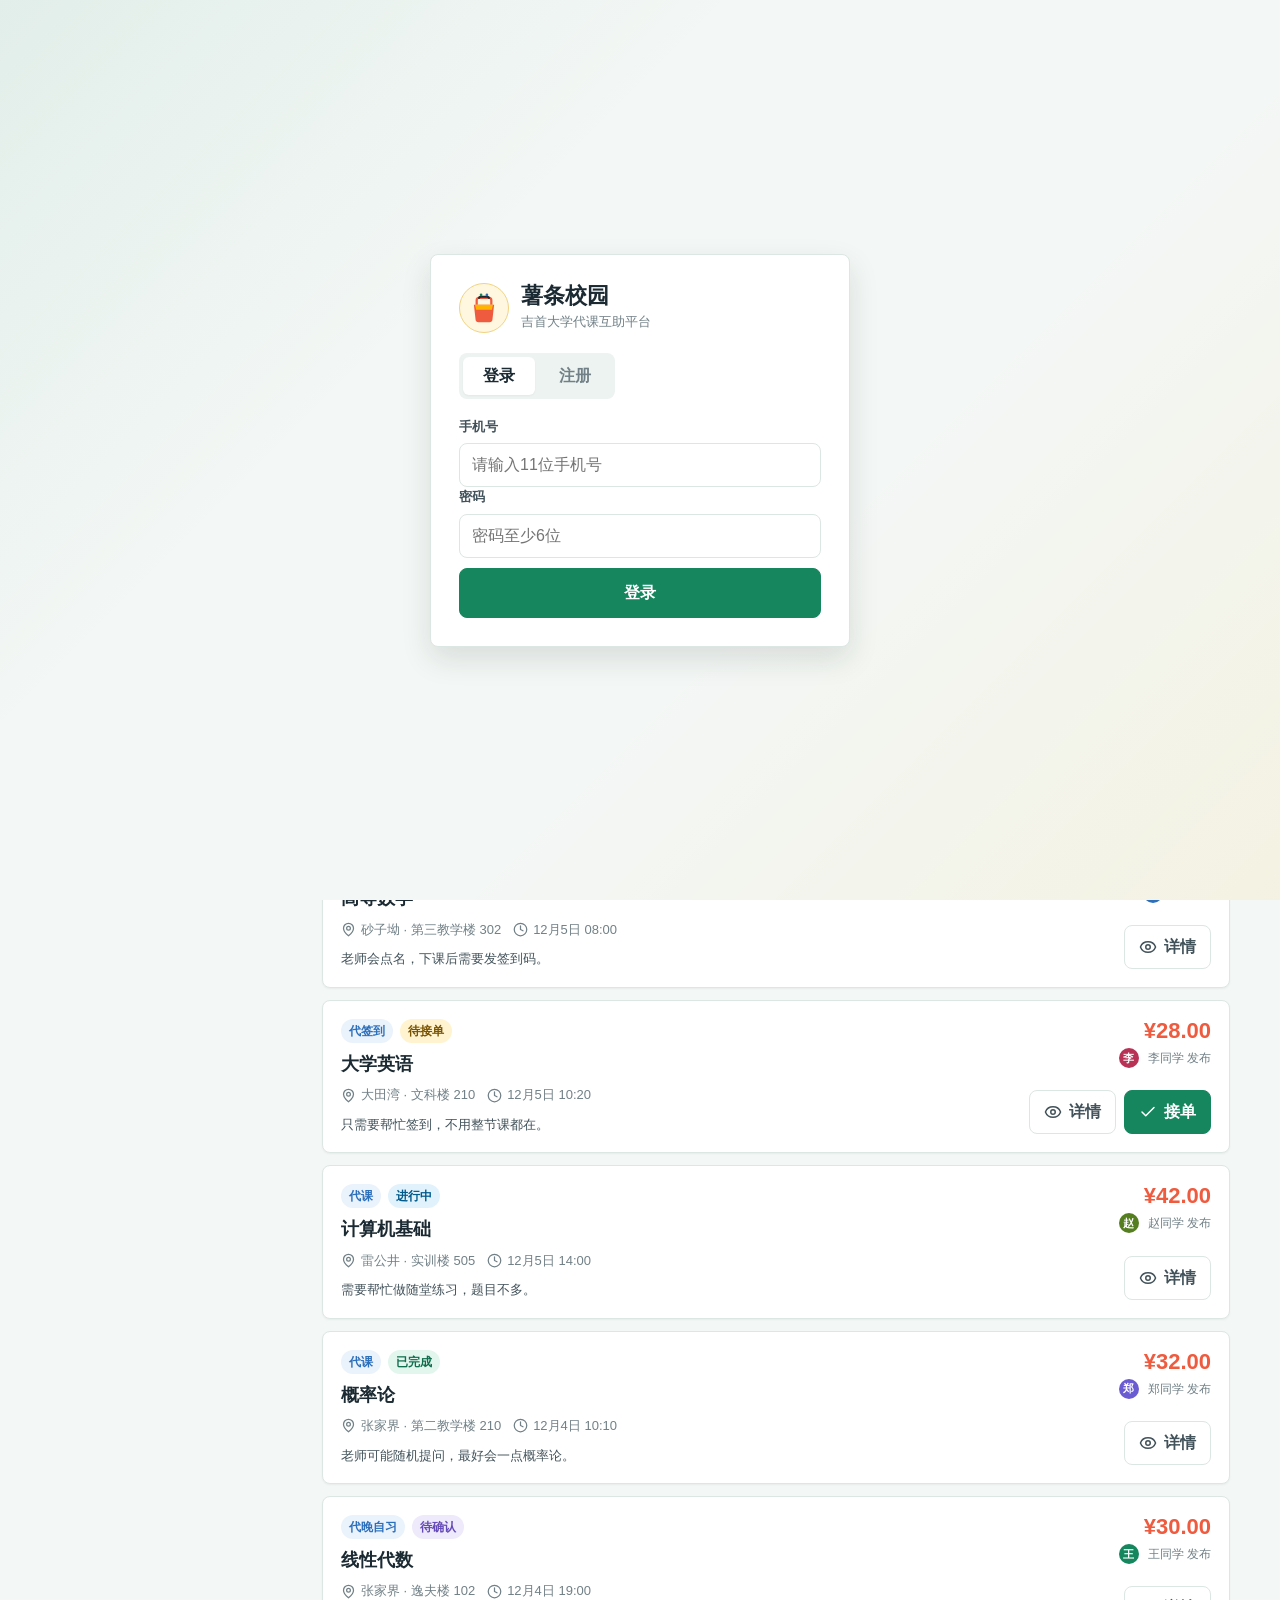
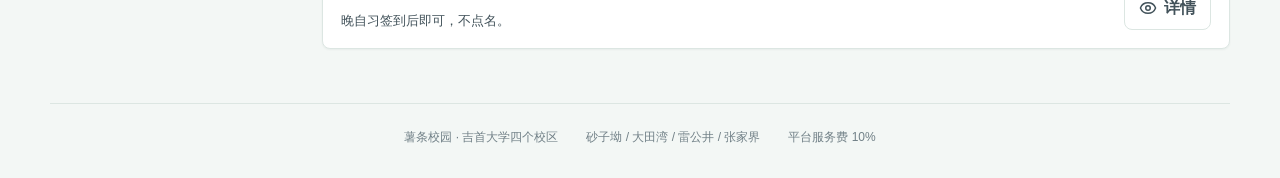
<file: index.html>
<!doctype html>
<html lang="zh-CN">
<head>
  <meta charset="utf-8">
  <meta name="viewport" content="width=device-width, initial-scale=1">
  <meta name="theme-color" content="#16865f">
  <title>薯条校园 - 吉首大学代课互助平台</title>
  <link rel="stylesheet" href="styles.css?v=20260917b">
</head>
<body>
  <svg class="icon-sprite" aria-hidden="true">
    <symbol id="icon-fries" viewBox="0 0 32 32">
      <path d="M7 13h18l-1.5 13.2a2.6 2.6 0 0 1-2.6 2.4H11.1a2.6 2.6 0 0 1-2.6-2.4L7 13Z" fill="#ef5b3f"/>
      <path d="M9.5 13V9.2c0-1.2.8-2.2 1.9-2.2h9.2c1.1 0 1.9 1 1.9 2.2V13" fill="none" stroke="#ef5b3f" stroke-width="2"/>
      <path d="M8 13h16l-1 4.5H9L8 13Z" fill="#ffb400"/>
      <path d="M11.5 7.8c0-1 .8-1.8 1.8-1.8h5.4c1 0 1.8.8 1.8 1.8" fill="none" stroke="#1b2a32" stroke-width="1.8"/>
      <circle cx="13.4" cy="4.4" r="1.2" fill="#16865f"/>
      <circle cx="18.6" cy="4.4" r="1.2" fill="#2c6fbb"/>
    </symbol>
    <symbol id="icon-home" viewBox="0 0 24 24">
      <path d="m3 9 9-7 9 7v11a2 2 0 0 1-2 2H5a2 2 0 0 1-2-2z"/>
      <path d="M9 22V12h6v10"/>
    </symbol>
    <symbol id="icon-plus" viewBox="0 0 24 24">
      <path d="M5 12h14M12 5v14"/>
    </symbol>
    <symbol id="icon-user" viewBox="0 0 24 24">
      <path d="M19 21v-2a4 4 0 0 0-4-4H9a4 4 0 0 0-4 4v2"/>
      <circle cx="12" cy="7" r="4"/>
    </symbol>
    <symbol id="icon-users" viewBox="0 0 24 24">
      <path d="M16 21v-2a4 4 0 0 0-4-4H6a4 4 0 0 0-4 4v2"/>
      <circle cx="9" cy="7" r="4"/>
      <path d="M22 21v-2a4 4 0 0 0-3-3.87"/>
      <path d="M16 3.13a4 4 0 0 1 0 7.75"/>
    </symbol>
    <symbol id="icon-search" viewBox="0 0 24 24">
      <circle cx="11" cy="11" r="8"/>
      <path d="m21 21-4.35-4.35"/>
    </symbol>
    <symbol id="icon-filter" viewBox="0 0 24 24">
      <path d="M22 3H2l8 9.46V19l4 2v-8.54L22 3Z"/>
    </symbol>
    <symbol id="icon-map-pin" viewBox="0 0 24 24">
      <path d="M20 10c0 6-8 12-8 12s-8-6-8-12a8 8 0 0 1 16 0Z"/>
      <circle cx="12" cy="10" r="3"/>
    </symbol>
    <symbol id="icon-clock" viewBox="0 0 24 24">
      <circle cx="12" cy="12" r="10"/>
      <path d="M12 6v6l4 2"/>
    </symbol>
    <symbol id="icon-calendar" viewBox="0 0 24 24">
      <path d="M8 2v4M16 2v4"/>
      <rect x="3" y="4" width="18" height="18" rx="2"/>
      <path d="M3 10h18"/>
    </symbol>
    <symbol id="icon-check" viewBox="0 0 24 24">
      <path d="M20 6 9 17l-5-5"/>
    </symbol>
    <symbol id="icon-x" viewBox="0 0 24 24">
      <path d="M18 6 6 18M6 6l12 12"/>
    </symbol>
    <symbol id="icon-wallet" viewBox="0 0 24 24">
      <path d="M21 12V7H5a2 2 0 0 1 0-4h14v4"/>
      <path d="M3 5v14a2 2 0 0 0 2 2h16v-5"/>
      <path d="M18 12a2 2 0 0 0 0 4h4v-4Z"/>
    </symbol>
    <symbol id="icon-clipboard" viewBox="0 0 24 24">
      <rect x="8" y="2" width="8" height="4" rx="1"/>
      <path d="M16 4h2a2 2 0 0 1 2 2v14a2 2 0 0 1-2 2H6a2 2 0 0 1-2-2V6a2 2 0 0 1 2-2h2"/>
      <path d="M12 11h4M12 16h4M8 11h.01M8 16h.01"/>
    </symbol>
    <symbol id="icon-shield" viewBox="0 0 24 24">
      <path d="M20 13c0 5-3.5 7.5-8 9-4.5-1.5-8-4-8-9V5l8-3 8 3Z"/>
    </symbol>
    <symbol id="icon-chevron-right" viewBox="0 0 24 24">
      <path d="m9 18 6-6-6-6"/>
    </symbol>
    <symbol id="icon-credit-card" viewBox="0 0 24 24">
      <rect x="2" y="5" width="20" height="14" rx="2"/>
      <path d="M2 10h20"/>
    </symbol>
    <symbol id="icon-scan" viewBox="0 0 24 24">
      <path d="M3 7V5a2 2 0 0 1 2-2h2M17 3h2a2 2 0 0 1 2 2v2M21 17v2a2 2 0 0 1-2 2h-2M7 21H5a2 2 0 0 1-2-2v-2"/>
    </symbol>
    <symbol id="icon-book" viewBox="0 0 24 24">
      <path d="M2 3h6a4 4 0 0 1 4 4v14a3 3 0 0 0-3-3H2z"/>
      <path d="M22 3h-6a4 4 0 0 0-4 4v14a3 3 0 0 1 3-3h7z"/>
    </symbol>
    <symbol id="icon-building" viewBox="0 0 24 24">
      <rect x="4" y="2" width="16" height="20" rx="2"/>
      <path d="M9 22v-4h6v4M8 6h.01M16 6h.01M12 6h.01M12 10h.01M12 14h.01M16 10h.01M16 14h.01M8 10h.01M8 14h.01"/>
    </symbol>
    <symbol id="icon-bell" viewBox="0 0 24 24">
      <path d="M6 8a6 6 0 0 1 12 0c0 7 3 9 3 9H3s3-2 3-9"/>
      <path d="M10.3 21a1.94 1.94 0 0 0 3.4 0"/>
    </symbol>
    <symbol id="icon-alert" viewBox="0 0 24 24">
      <circle cx="12" cy="12" r="10"/>
      <path d="M12 8v4M12 16h.01"/>
    </symbol>
    <symbol id="icon-check-circle" viewBox="0 0 24 24">
      <path d="M22 11.08V12a10 10 0 1 1-5.93-9.14"/>
      <path d="m9 11 3 3L22 4"/>
    </symbol>
    <symbol id="icon-refresh" viewBox="0 0 24 24">
      <path d="M21 12a9 9 0 1 1-2.64-6.36L21 8"/>
      <path d="M21 3v5h-5"/>
    </symbol>
    <symbol id="icon-external" viewBox="0 0 24 24">
      <path d="M15 3h6v6"/>
      <path d="M10 14 21 3"/>
      <path d="M18 13v6a2 2 0 0 1-2 2H5a2 2 0 0 1-2-2V8a2 2 0 0 1 2-2h6"/>
    </symbol>
    <symbol id="icon-menu" viewBox="0 0 24 24">
      <path d="M4 6h16M4 12h16M4 18h16"/>
    </symbol>
    <symbol id="icon-arrow-right" viewBox="0 0 24 24">
      <path d="M5 12h14M13 5l7 7-7 7"/>
    </symbol>
    <symbol id="icon-eye" viewBox="0 0 24 24">
      <path d="M2.06 12.35a1 1 0 0 1 0-.7C3.42 8.05 7.34 5 12 5s8.58 3.05 9.94 6.65a1 1 0 0 1 0 .7C20.58 15.95 16.66 19 12 19s-8.58-3.05-9.94-6.65Z"/>
      <circle cx="12" cy="12" r="3"/>
    </symbol>
    <symbol id="icon-upload" viewBox="0 0 24 24">
      <path d="M21 15v4a2 2 0 0 1-2 2H5a2 2 0 0 1-2-2v-4"/>
      <path d="M17 8l-5-5-5 5M12 3v12"/>
    </symbol>
    <symbol id="icon-image" viewBox="0 0 24 24">
      <rect x="3" y="3" width="18" height="18" rx="2"/>
      <circle cx="9" cy="9" r="2"/>
      <path d="m21 15-3.6-3.6a2 2 0 0 0-2.8 0L6 20"/>
    </symbol>
    <symbol id="icon-copy" viewBox="0 0 24 24">
      <rect x="9" y="9" width="13" height="13" rx="2"/>
      <path d="M5 15H4a2 2 0 0 1-2-2V4a2 2 0 0 1 2-2h9a2 2 0 0 1 2 2v1"/>
    </symbol>
    <symbol id="icon-lock" viewBox="0 0 24 24">
      <rect x="3" y="11" width="18" height="11" rx="2"/>
      <path d="M7 11V7a5 5 0 0 1 10 0v4"/>
    </symbol>
    <symbol id="icon-key" viewBox="0 0 24 24">
      <path d="M21 2l-2 2m-7.6 7.6a5.5 5.5 0 1 1-7.8 7.8 5.5 5.5 0 0 1 7.8-7.8Zm0 0L15 7m0 0 3 3 4-4-3-3-4 4Z"/>
    </symbol>
    <symbol id="icon-edit" viewBox="0 0 24 24">
      <path d="M11 4H4a2 2 0 0 0-2 2v14a2 2 0 0 0 2 2h14a2 2 0 0 0 2-2v-7"/>
      <path d="M18.5 2.5a2.12 2.12 0 0 1 3 3L12 15l-4 1 1-4Z"/>
    </symbol>
    <symbol id="icon-logout" viewBox="0 0 24 24">
      <path d="M9 21H5a2 2 0 0 1-2-2V5a2 2 0 0 1 2-2h4"/>
      <path d="m16 17 5-5-5-5M21 12H9"/>
    </symbol>
  </svg>

  <div class="app-shell">
    <header class="topbar">
      <div class="topbar-inner">
        <a class="brand" href="#home" aria-label="薯条校园首页">
          <span class="brand-mark">
            <svg><use href="#icon-fries"></use></svg>
          </span>
          <span class="brand-copy">
            <strong>薯条校园</strong>
            <small>吉首大学代课互助平台</small>
          </span>
        </a>

        <nav class="main-nav" aria-label="主导航">
          <button class="nav-btn is-active" type="button" data-view="home">
            <svg><use href="#icon-home"></use></svg>
            <span>订单大厅</span>
          </button>
          <button class="nav-btn" type="button" data-view="publish">
            <svg><use href="#icon-plus"></use></svg>
            <span>发布代课</span>
          </button>
          <button class="nav-btn" type="button" data-view="cert">
            <svg><use href="#icon-shield"></use></svg>
            <span>接单认证</span>
          </button>
          <button class="nav-btn" type="button" data-view="mine">
            <svg><use href="#icon-user"></use></svg>
            <span>我的</span>
          </button>
        </nav>

        <div class="top-actions">
          <span class="fee-chip" title="平台服务费 10%（发布者 5% + 接单者 5%）">
            <svg><use href="#icon-shield"></use></svg>
            服务费 10%
          </span>
          <button class="balance-chip" type="button" id="topBalanceChip" title="查看我的钱包">
            <svg><use href="#icon-wallet"></use></svg>
            <span id="topBalanceValue">¥0.00</span>
          </button>
          <button class="icon-btn mobile-menu-btn" type="button" id="mobileMenuBtn" aria-label="打开菜单">
            <svg><use href="#icon-menu"></use></svg>
          </button>
        </div>
      </div>
    </header>

    <main class="page">
      <section class="view is-active" id="view-home" data-view-panel="home">
        <div class="overview-band">
          <div class="overview-copy">
            <span class="eyebrow">JISHOU UNIVERSITY · CAMPUS HELP</span>
            <h2>今天的课，有人替你上</h2>
            <p>四个校区实时代课、代签到、代实验。发单无需认证，接单员认证通过后才能接单。</p>
          </div>
          <div class="overview-stats" id="overviewStats"></div>
        </div>

        <div class="market-layout">
          <aside class="filter-panel">
            <div class="filter-block">
              <div class="filter-title">
                <svg><use href="#icon-building"></use></svg>
                <span>校区</span>
              </div>
              <div class="chip-grid" id="campusFilters"></div>
            </div>

            <div class="filter-block">
              <div class="filter-title">
                <svg><use href="#icon-filter"></use></svg>
                <span>订单状态</span>
              </div>
              <div class="chip-grid" id="statusFilters"></div>
            </div>

            <div class="filter-block">
              <div class="filter-title">
                <svg><use href="#icon-search"></use></svg>
                <span>快速筛选</span>
              </div>
              <label class="search-box">
                <svg><use href="#icon-search"></use></svg>
                <input id="searchInput" type="search" placeholder="课程、地点、发布人">
              </label>
              <button class="button button-ghost button-block" type="button" id="clearFilters">
                <svg><use href="#icon-refresh"></use></svg>
                重置筛选
              </button>
            </div>
          </aside>

          <section class="order-feed" aria-live="polite">
            <div class="feed-toolbar">
              <div>
                <p class="section-kicker">实时订单</p>
                <h3 id="feedTitle">全部校区</h3>
              </div>
              <button class="button button-primary" type="button" data-view="publish">
                <svg><use href="#icon-plus"></use></svg>
                发布代课
              </button>
            </div>
            <div class="order-list" id="orderList"></div>
            <div class="empty-state" id="emptyState" hidden>
              <span class="empty-icon"><svg><use href="#icon-clipboard"></use></svg></span>
              <h3>暂时没有符合条件的订单</h3>
              <p>换个校区或状态看看，也可以直接发布一单。</p>
            </div>
          </section>
        </div>
      </section>

      <section class="view" id="view-publish" data-view-panel="publish">
        <div class="section-heading">
          <div>
            <p class="section-kicker">NEW ORDER</p>
            <h2>发布代课单</h2>
            <p>四个校区已分开选择。发单无需认证，发布时需先支付订单金额，平台托管至订单完成。</p>
          </div>
          <button class="button button-ghost" type="button" data-view="home">
            <svg><use href="#icon-arrow-right"></use></svg>
            返回订单大厅
          </button>
        </div>

        <form class="publish-form" id="publishForm">
          <div class="form-grid">
            <label class="field">
              <span>课程名称</span>
              <input id="courseName" name="courseName" type="text" required placeholder="例如：高等数学">
            </label>

            <label class="field">
              <span>代课类型</span>
              <select id="orderType" name="orderType">
                <option value="代课">代课</option>
                <option value="代签到">代签到</option>
                <option value="代实验">代实验</option>
                <option value="代晚自习">代晚自习</option>
                <option value="其他">其他</option>
              </select>
            </label>

            <div class="field field-campus">
              <span>校区</span>
              <div class="campus-picker" id="campusPicker"></div>
              <input id="campus" name="campus" type="hidden" value="shaziao" required>
            </div>

            <label class="field">
              <span>上课地点</span>
              <input id="location" name="location" type="text" required placeholder="例如：第三教学楼 302">
            </label>

            <label class="field">
              <span>上课日期</span>
              <input id="orderDate" name="orderDate" type="date" required>
            </label>

            <label class="field">
              <span>上课时间</span>
              <input id="orderTime" name="orderTime" type="time" required>
            </label>

            <label class="field">
              <span>代课报酬（元）</span>
              <input id="price" name="price" type="number" min="1" step="0.5" required placeholder="例如：30">
            </label>

            <label class="field">
              <span>联系方式</span>
              <input id="contact" name="contact" type="text" required placeholder="微信 / QQ / 手机号">
            </label>
          </div>

          <label class="field">
            <span>备注要求</span>
            <textarea id="notes" name="notes" rows="4" placeholder="例如：需要帮忙拍签到码，下课后发消息确认。"></textarea>
          </label>

          <div class="fee-preview">
            <div class="fee-preview-title">
              <svg><use href="#icon-wallet"></use></svg>
              <strong>费用预览</strong>
            </div>
            <div class="fee-row">
              <span>订单金额</span>
              <strong id="previewOrderAmount">¥0.00</strong>
            </div>
            <div class="fee-row">
              <span>发布方服务费（5%）</span>
              <strong id="previewPublisherFee">¥0.00</strong>
            </div>
            <div class="fee-row fee-total">
              <span>发单方本次支付</span>
              <strong id="previewTotal">¥0.00</strong>
            </div>
            <div class="fee-row">
              <span>接单方服务费（5%）</span>
              <strong id="previewWorkerFee">¥0.00</strong>
            </div>
            <p class="fee-note">接单方完成订单后到账 <strong id="previewWorkerIncome">¥0.00</strong>（订单金额的 95%）。</p>
          </div>

          <div class="form-actions">
            <button class="button button-ghost" type="button" id="fillInfoBook">
              <svg><use href="#icon-copy"></use></svg>
              一键填写
            </button>
            <button class="button button-primary button-large" type="submit">
              <svg><use href="#icon-credit-card"></use></svg>
              发布并支付
            </button>
          </div>
        </form>
      </section>

      <section class="view" id="view-cert" data-view-panel="cert">
        <div class="section-heading">
          <div>
            <p class="section-kicker">WORKER CERTIFICATION</p>
            <h2>接单员认证</h2>
            <p>接单前需要上传学生身份信息，管理员审核通过后才能接单。发单不受此限制。</p>
          </div>
        </div>
        <div id="certPanel"></div>
      </section>

      <section class="view" id="view-mine" data-view-panel="mine">
        <div class="section-heading">
          <div>
            <p class="section-kicker">MY WALLET</p>
            <h2>我的钱包与订单</h2>
            <p>查看余额、订单结算和接单认证状态。</p>
          </div>
          <div class="heading-actions">
            <button class="button button-ghost" type="button" id="openRecharge">
              <svg><use href="#icon-plus"></use></svg>
              充值
            </button>
            <button class="button button-primary" type="button" id="openWithdraw">
              <svg><use href="#icon-wallet"></use></svg>
              申请提现
            </button>
            <button class="button button-ghost" type="button" id="logoutBtn">
              <svg><use href="#icon-logout"></use></svg>
              退出登录
            </button>
          </div>
        </div>

        <div class="info-book-bar" id="infoBookBar"></div>

        <div class="wallet-strip">
          <div class="wallet-item wallet-primary">
            <span class="wallet-label">当前余额</span>
            <strong id="mineBalance">¥0.00</strong>
          </div>
          <div class="wallet-item">
            <span class="wallet-label">待结算</span>
            <strong id="minePendingAmount">¥0.00</strong>
          </div>
          <div class="wallet-item">
            <span class="wallet-label">累计到账</span>
            <strong id="mineEarnedAmount">¥0.00</strong>
          </div>
          <div class="wallet-item">
            <span class="wallet-label">认证状态</span>
            <strong id="mineCertStatus">未认证</strong>
          </div>
        </div>

        <div class="mine-tabs" id="mineTabs">
          <button class="mine-tab is-active" type="button" data-mine-tab="all">全部</button>
          <button class="mine-tab" type="button" data-mine-tab="posted">我发布的</button>
          <button class="mine-tab" type="button" data-mine-tab="accepted">我接下的</button>
        </div>
        <div class="order-list" id="mineOrderList"></div>
        <div class="empty-state" id="mineEmptyState" hidden>
          <span class="empty-icon"><svg><use href="#icon-user"></use></svg></span>
          <h3>这里还没有订单</h3>
          <p>去订单大厅接一单，或发布一个新的代课需求。</p>
        </div>
      </section>

    </main>

    <footer class="footer">
      <span>薯条校园 · 吉首大学四个校区</span>
      <span>砂子坳 / 大田湾 / 雷公井 / 张家界</span>
      <span>平台服务费 10%</span>
    </footer>
  </div>

  <div class="modal-backdrop" id="modalBackdrop" hidden>
    <div class="modal" role="dialog" aria-modal="true" aria-labelledby="modalTitle">
      <div class="modal-header">
        <div>
          <p class="section-kicker" id="modalKicker">ORDER</p>
          <h2 id="modalTitle">订单详情</h2>
        </div>
        <button class="icon-btn" type="button" id="modalClose" aria-label="关闭">
          <svg><use href="#icon-x"></use></svg>
        </button>
      </div>
      <div class="modal-body" id="modalBody"></div>
      <div class="modal-footer" id="modalFooter"></div>
    </div>
  </div>

  <div class="toast" id="toast" role="status" aria-live="polite"></div>

  <div class="auth-overlay" id="authOverlay" hidden>
    <div class="auth-card">
      <div class="auth-brand">
        <span class="brand-mark">
          <svg><use href="#icon-fries"></use></svg>
        </span>
        <div>
          <h1>薯条校园</h1>
          <p>吉首大学代课互助平台</p>
        </div>
      </div>

      <div class="auth-tabs" role="tablist">
        <button class="auth-tab is-active" type="button" data-auth-mode="login">登录</button>
        <button class="auth-tab" type="button" data-auth-mode="register">注册</button>
      </div>

      <label class="field">
        <span>手机号</span>
        <input id="authPhone" type="tel" inputmode="numeric" maxlength="11" placeholder="请输入11位手机号" autocomplete="tel">
      </label>
      <label class="field">
        <span>密码</span>
        <input id="authPassword" type="password" placeholder="密码至少6位" autocomplete="current-password">
      </label>
      <p class="auth-error" id="authError"></p>
      <button class="button button-primary button-block button-large" type="button" id="authSubmit">登录</button>
    </div>
  </div>

  <script src="payment.js?v=20260917b"></script>
  <script src="app.js?v=20260917b"></script>
</body>
</html>
</file>
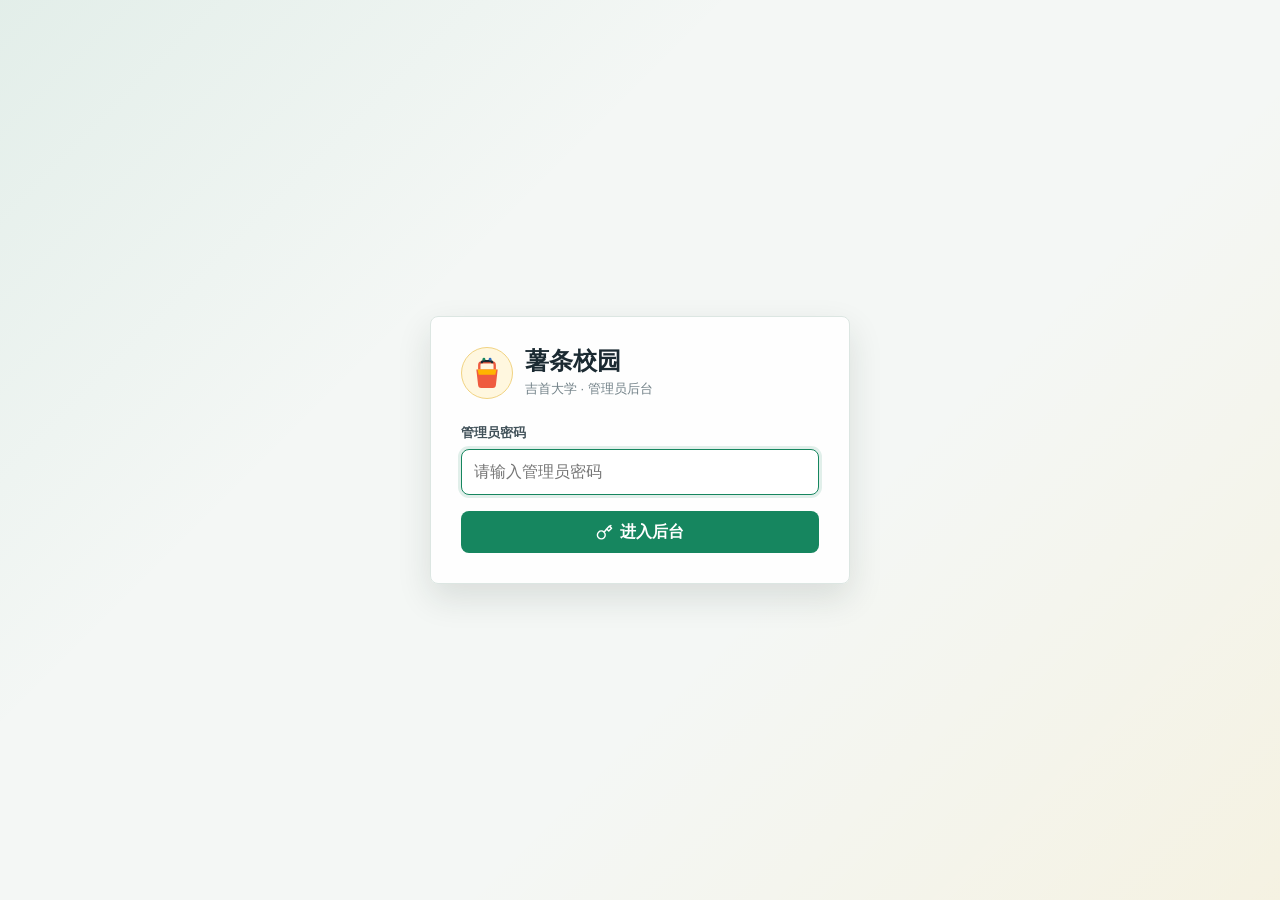
<file: admin.html>
<!doctype html>
<html lang="zh-CN">
<head>
  <meta charset="utf-8">
  <meta name="viewport" content="width=device-width, initial-scale=1">
  <meta name="theme-color" content="#16865f">
  <title>薯条校园 · 管理员后台</title>
  <style>
    :root {
      --bg: #f4f7f5;
      --surface: #ffffff;
      --surface-muted: #edf3f0;
      --ink: #1b2a32;
      --ink-soft: #42525a;
      --muted: #718087;
      --line: #dce6e2;
      --line-strong: #c8d5d0;
      --brand-green: #16865f;
      --brand-green-dark: #0f6d4c;
      --brand-yellow: #ffb400;
      --brand-red: #ef5b3f;
      --brand-blue: #2c6fbb;
      --danger: #c84343;
      --shadow-sm: 0 1px 2px rgba(24, 43, 35, 0.05);
      --shadow-md: 0 14px 34px rgba(24, 43, 35, 0.12);
      --radius: 8px;
      --topbar-height: 68px;
      --content-width: 1240px;
      color-scheme: light;
    }

    * {
      box-sizing: border-box;
    }

    html {
      min-width: 320px;
      background: var(--bg);
    }

    body {
      margin: 0;
      min-height: 100vh;
      color: var(--ink);
      background:
        linear-gradient(135deg, rgba(22, 134, 95, 0.08), transparent 34%),
        linear-gradient(315deg, rgba(255, 180, 0, 0.08), transparent 38%),
        var(--bg);
      font-family: -apple-system, BlinkMacSystemFont, "Segoe UI", "PingFang SC", "Microsoft YaHei", sans-serif;
      line-height: 1.5;
      letter-spacing: 0;
    }

    button,
    input,
    select,
    textarea {
      font: inherit;
    }

    button {
      cursor: pointer;
    }

    svg {
      display: block;
    }

    .icon-sprite {
      position: absolute;
      width: 0;
      height: 0;
      overflow: hidden;
    }

    .mini-icon {
      width: 17px;
      height: 17px;
      fill: none;
      stroke: currentColor;
      stroke-width: 2;
      stroke-linecap: round;
      stroke-linejoin: round;
      flex: 0 0 auto;
    }

    .brand-mark svg {
      width: 30px;
      height: 30px;
    }

    .topbar {
      position: sticky;
      top: 0;
      z-index: 30;
      height: var(--topbar-height);
      background: rgba(255, 255, 255, 0.94);
      border-bottom: 1px solid var(--line);
      backdrop-filter: blur(14px);
    }

    .topbar-inner {
      display: flex;
      align-items: center;
      gap: 24px;
      width: min(var(--content-width), calc(100% - 36px));
      height: 100%;
      margin: 0 auto;
    }

    .brand {
      display: inline-flex;
      align-items: center;
      gap: 10px;
      min-width: 210px;
      color: inherit;
      text-decoration: none;
    }

    .brand-mark {
      display: grid;
      place-items: center;
      width: 42px;
      height: 42px;
      border-radius: 50%;
      background: #fff7df;
      border: 1px solid #f1d382;
    }

    .brand-copy {
      display: flex;
      flex-direction: column;
      min-width: 0;
    }

    .brand-copy strong {
      font-size: 17px;
      line-height: 1.2;
      white-space: nowrap;
    }

    .brand-copy small {
      color: var(--muted);
      font-size: 12px;
      white-space: nowrap;
    }

    .topbar-actions {
      display: flex;
      align-items: center;
      gap: 10px;
      margin-left: auto;
    }

    .status-pill {
      display: inline-flex;
      align-items: center;
      gap: 6px;
      min-height: 28px;
      padding: 4px 9px;
      border-radius: 999px;
      background: #e9f7f0;
      color: var(--brand-green-dark);
      font-size: 12px;
      font-weight: 700;
      white-space: nowrap;
    }

    .status-pill .dot {
      width: 7px;
      height: 7px;
      border-radius: 50%;
      background: currentColor;
    }

    .button {
      display: inline-flex;
      align-items: center;
      justify-content: center;
      gap: 7px;
      min-height: 38px;
      padding: 8px 13px;
      border: 1px solid transparent;
      border-radius: var(--radius);
      background: var(--brand-green);
      color: #ffffff;
      font-weight: 700;
      transition: transform 0.15s ease, box-shadow 0.15s ease, background 0.15s ease;
    }

    .button:hover {
      transform: translateY(-1px);
      box-shadow: var(--shadow-sm);
    }

    .button-ghost {
      background: transparent;
      border-color: var(--line-strong);
      color: var(--ink-soft);
    }

    .button-soft {
      background: var(--surface-muted);
      border-color: var(--line);
      color: var(--ink-soft);
    }

    .button-danger {
      background: var(--danger);
    }

    .button-blue {
      background: var(--brand-blue);
    }

    .button-yellow {
      background: #fff7df;
      border-color: #f1d382;
      color: #8b5a00;
    }

    .button-small {
      min-height: 32px;
      padding: 6px 10px;
      font-size: 13px;
    }

    .button-block {
      width: 100%;
    }

    .button[disabled] {
      cursor: not-allowed;
      opacity: 0.55;
      transform: none;
      box-shadow: none;
    }

    .login-screen {
      display: grid;
      place-items: center;
      min-height: 100vh;
      padding: 28px;
    }

    .login-card {
      width: min(420px, 100%);
      padding: 30px;
      background: rgba(255, 255, 255, 0.94);
      border: 1px solid var(--line);
      border-radius: var(--radius);
      box-shadow: var(--shadow-md);
    }

    .login-brand {
      display: flex;
      align-items: center;
      gap: 12px;
      margin-bottom: 24px;
    }

    .login-brand .brand-mark {
      width: 52px;
      height: 52px;
    }

    .login-brand .brand-mark svg {
      width: 38px;
      height: 38px;
    }

    .login-brand h1 {
      margin: 0;
      font-size: 24px;
      line-height: 1.2;
    }

    .login-brand p {
      margin: 3px 0 0;
      color: var(--muted);
      font-size: 13px;
    }

    .field {
      display: flex;
      flex-direction: column;
      gap: 7px;
      margin-bottom: 16px;
    }

    .field > span {
      color: var(--ink-soft);
      font-size: 13px;
      font-weight: 700;
    }

    .field input,
    .field select,
    .field textarea {
      width: 100%;
      min-height: 44px;
      padding: 10px 12px;
      border: 1px solid var(--line-strong);
      border-radius: var(--radius);
      outline: none;
      background: #ffffff;
      color: var(--ink);
    }

    .field input:focus,
    .field select:focus,
    .field textarea:focus {
      border-color: var(--brand-green);
      box-shadow: 0 0 0 3px rgba(22, 134, 95, 0.12);
    }

    .login-error {
      display: none;
      margin: 10px 0 0;
      padding: 10px 12px;
      border-radius: var(--radius);
      background: #fff0ed;
      color: #b52e24;
      font-size: 13px;
    }

    .login-error.is-visible {
      display: block;
    }

    .admin-screen {
      display: none;
    }

    .admin-screen.is-active {
      display: block;
    }

    .admin-main {
      width: min(var(--content-width), calc(100% - 36px));
      margin: 0 auto;
      padding: 24px 0 48px;
    }

    .page-heading {
      display: flex;
      align-items: flex-end;
      justify-content: space-between;
      gap: 18px;
      margin-bottom: 18px;
    }

    .page-heading h2 {
      margin: 4px 0 0;
      font-size: 25px;
      line-height: 1.25;
    }

    .section-kicker {
      margin: 0;
      color: var(--brand-green);
      font-size: 12px;
      font-weight: 800;
      letter-spacing: 0;
      text-transform: uppercase;
    }

    .stats-grid {
      display: grid;
      grid-template-columns: repeat(4, minmax(0, 1fr));
      gap: 14px;
      margin-bottom: 18px;
    }

    .stat-card {
      min-height: 104px;
      padding: 18px;
      background: var(--surface);
      border: 1px solid var(--line);
      border-radius: var(--radius);
      box-shadow: var(--shadow-sm);
    }

    .stat-card .stat-icon {
      display: grid;
      place-items: center;
      width: 36px;
      height: 36px;
      margin-bottom: 12px;
      border-radius: 50%;
      color: var(--brand-green);
      background: #e9f7f0;
    }

    .stat-card:nth-child(2) .stat-icon {
      color: var(--brand-blue);
      background: #eaf3ff;
    }

    .stat-card:nth-child(3) .stat-icon {
      color: #a66800;
      background: #fff4cf;
    }

    .stat-card:nth-child(4) .stat-icon {
      color: #b52e24;
      background: #fff0ed;
    }

    .stat-card .stat-label {
      color: var(--muted);
      font-size: 13px;
    }

    .stat-card .stat-value {
      margin-top: 2px;
      font-size: 26px;
      font-weight: 800;
      line-height: 1.1;
    }

    .panel {
      background: var(--surface);
      border: 1px solid var(--line);
      border-radius: var(--radius);
      box-shadow: var(--shadow-sm);
      overflow: hidden;
    }

    .panel-toolbar {
      display: flex;
      align-items: center;
      justify-content: space-between;
      gap: 12px;
      padding: 16px;
      border-bottom: 1px solid var(--line);
    }

    .tabs {
      display: inline-flex;
      align-items: center;
      gap: 4px;
      padding: 4px;
      background: var(--surface-muted);
      border-radius: var(--radius);
    }

    .tab-btn {
      display: inline-flex;
      align-items: center;
      gap: 7px;
      min-height: 34px;
      padding: 7px 12px;
      border: 0;
      border-radius: 6px;
      background: transparent;
      color: var(--muted);
      font-weight: 700;
      white-space: nowrap;
    }

    .tab-btn.is-active {
      background: #ffffff;
      color: var(--ink);
      box-shadow: var(--shadow-sm);
    }

    .search-box {
      position: relative;
      width: min(360px, 100%);
    }

    .search-box svg {
      position: absolute;
      top: 50%;
      left: 12px;
      width: 18px;
      height: 18px;
      transform: translateY(-50%);
      color: var(--muted);
      fill: none;
      stroke: currentColor;
      stroke-width: 2;
      stroke-linecap: round;
      stroke-linejoin: round;
    }

    .search-box input {
      width: 100%;
      min-height: 38px;
      padding: 8px 12px 8px 38px;
      border: 1px solid var(--line-strong);
      border-radius: var(--radius);
      outline: none;
      background: #ffffff;
      color: var(--ink);
    }

    .search-box input:focus {
      border-color: var(--brand-green);
      box-shadow: 0 0 0 3px rgba(22, 134, 95, 0.12);
    }

    .data-wrap {
      overflow-x: auto;
    }

    .data-table {
      width: 100%;
      border-collapse: collapse;
      min-width: 760px;
    }

    .data-table th,
    .data-table td {
      padding: 13px 15px;
      border-bottom: 1px solid var(--line);
      text-align: left;
      vertical-align: middle;
    }

    .data-table th {
      color: var(--muted);
      background: #fbfdfc;
      font-size: 12px;
      font-weight: 800;
      white-space: nowrap;
    }

    .data-table tbody tr:last-child td {
      border-bottom: 0;
    }

    .data-table tbody tr:hover td {
      background: #fbfdfc;
    }

    .cell-title {
      font-weight: 800;
    }

    .cell-sub {
      margin-top: 2px;
      color: var(--muted);
      font-size: 12px;
    }

    .badge {
      display: inline-flex;
      align-items: center;
      justify-content: center;
      min-height: 24px;
      padding: 3px 8px;
      border-radius: 999px;
      font-size: 12px;
      font-weight: 800;
      white-space: nowrap;
    }

    .badge-green {
      color: var(--brand-green-dark);
      background: #e9f7f0;
    }

    .badge-blue {
      color: #235f9c;
      background: #eaf3ff;
    }

    .badge-yellow {
      color: #8b5a00;
      background: #fff4cf;
    }

    .badge-red {
      color: #b52e24;
      background: #fff0ed;
    }

    .badge-gray {
      color: #5e6c72;
      background: #edf1ef;
    }

    .actions {
      display: flex;
      align-items: center;
      flex-wrap: wrap;
      gap: 7px;
    }

    .card-list {
      display: grid;
      grid-template-columns: repeat(3, minmax(0, 1fr));
      gap: 14px;
      padding: 16px;
    }

    .cert-card {
      display: flex;
      flex-direction: column;
      gap: 13px;
      padding: 16px;
      background: #ffffff;
      border: 1px solid var(--line);
      border-radius: var(--radius);
    }

    .cert-card-head {
      display: flex;
      align-items: flex-start;
      justify-content: space-between;
      gap: 12px;
    }

    .cert-card h3 {
      margin: 0;
      font-size: 17px;
    }

    .cert-card .cell-sub {
      margin-top: 3px;
    }

    .cert-facts {
      display: grid;
      grid-template-columns: repeat(2, minmax(0, 1fr));
      gap: 8px;
    }

    .fact {
      padding: 9px 10px;
      background: var(--surface-muted);
      border-radius: 6px;
      font-size: 12px;
    }

    .fact span {
      display: block;
      color: var(--muted);
    }

    .fact strong {
      display: block;
      margin-top: 2px;
      color: var(--ink);
      font-size: 13px;
    }

    .cert-preview {
      width: 100%;
      max-height: 210px;
      object-fit: contain;
      background: #f3f7f5;
      border: 1px solid var(--line);
      border-radius: 6px;
    }

    .empty-state {
      padding: 48px 20px;
      text-align: center;
      color: var(--muted);
    }

    .empty-state .empty-icon {
      display: grid;
      place-items: center;
      width: 56px;
      height: 56px;
      margin: 0 auto 14px;
      border-radius: 50%;
      background: var(--surface-muted);
      color: var(--muted);
    }

    .empty-state .empty-icon svg {
      width: 26px;
      height: 26px;
      fill: none;
      stroke: currentColor;
      stroke-width: 2;
      stroke-linecap: round;
      stroke-linejoin: round;
    }

    .empty-state h3 {
      margin: 0;
      color: var(--ink);
      font-size: 16px;
    }

    .empty-state p {
      margin: 6px 0 0;
      font-size: 13px;
    }

    .modal-backdrop {
      position: fixed;
      inset: 0;
      z-index: 80;
      display: grid;
      place-items: center;
      padding: 22px;
      background: rgba(20, 30, 26, 0.48);
    }

    .modal-backdrop[hidden] {
      display: none;
    }

    .modal {
      width: min(460px, 100%);
      max-height: min(720px, calc(100vh - 44px));
      overflow: auto;
      padding: 20px;
      background: #ffffff;
      border-radius: var(--radius);
      box-shadow: var(--shadow-md);
    }

    .modal-header {
      display: flex;
      align-items: flex-start;
      justify-content: space-between;
      gap: 16px;
      margin-bottom: 16px;
    }

    .modal-header h3 {
      margin: 3px 0 0;
      font-size: 19px;
    }

    .icon-btn {
      display: grid;
      place-items: center;
      width: 36px;
      height: 36px;
      border: 0;
      border-radius: 50%;
      background: var(--surface-muted);
      color: var(--ink-soft);
    }

    .icon-btn svg {
      width: 19px;
      height: 19px;
      fill: none;
      stroke: currentColor;
      stroke-width: 2;
      stroke-linecap: round;
      stroke-linejoin: round;
    }

    .modal-actions {
      display: flex;
      justify-content: flex-end;
      gap: 9px;
      margin-top: 18px;
    }

    .toast {
      position: fixed;
      left: 50%;
      bottom: 24px;
      z-index: 120;
      min-width: 220px;
      max-width: calc(100% - 40px);
      padding: 11px 15px;
      border-radius: var(--radius);
      background: var(--ink);
      color: #ffffff;
      font-size: 14px;
      text-align: center;
      transform: translate(-50%, 18px);
      opacity: 0;
      pointer-events: none;
      transition: opacity 0.18s ease, transform 0.18s ease;
    }

    .toast.is-visible {
      opacity: 1;
      transform: translate(-50%, 0);
    }

    @media (max-width: 980px) {
      .stats-grid {
        grid-template-columns: repeat(2, minmax(0, 1fr));
      }

      .card-list {
        grid-template-columns: repeat(2, minmax(0, 1fr));
      }
    }

    @media (max-width: 680px) {
      .topbar-inner,
      .admin-main {
        width: min(100% - 24px, var(--content-width));
      }

      .brand-copy small {
        display: none;
      }

      .status-pill {
        display: none;
      }

      .page-heading {
        align-items: flex-start;
        flex-direction: column;
      }

      .panel-toolbar {
        align-items: stretch;
        flex-direction: column;
      }

      .tabs {
        width: 100%;
        overflow-x: auto;
      }

      .tab-btn {
        flex: 1 0 auto;
        justify-content: center;
      }

      .search-box {
        width: 100%;
      }

      .stats-grid,
      .card-list {
        grid-template-columns: 1fr;
      }
    }
  </style>
</head>
<body>
  <svg class="icon-sprite" aria-hidden="true">
    <symbol id="i-fries" viewBox="0 0 32 32">
      <path d="M7 13h18l-1.5 13.2a2.6 2.6 0 0 1-2.6 2.4H11.1a2.6 2.6 0 0 1-2.6-2.4L7 13Z" fill="#ef5b3f"/>
      <path d="M9.5 13V9.2c0-1.2.8-2.2 1.9-2.2h9.2c1.1 0 1.9 1 1.9 2.2V13" fill="none" stroke="#ef5b3f" stroke-width="2"/>
      <path d="M8 13h16l-1 4.5H9L8 13Z" fill="#ffb400"/>
      <path d="M11.5 7.8c0-1 .8-1.8 1.8-1.8h5.4c1 0 1.8.8 1.8 1.8" fill="none" stroke="#1b2a32" stroke-width="1.8"/>
      <circle cx="13.4" cy="4.4" r="1.2" fill="#16865f"/>
      <circle cx="18.6" cy="4.4" r="1.2" fill="#2c6fbb"/>
    </symbol>
    <symbol id="i-users" viewBox="0 0 24 24">
      <path d="M16 21v-2a4 4 0 0 0-4-4H6a4 4 0 0 0-4 4v2"/>
      <circle cx="9" cy="7" r="4"/>
      <path d="M22 21v-2a4 4 0 0 0-3-3.87"/>
      <path d="M16 3.13a4 4 0 0 1 0 7.75"/>
    </symbol>
    <symbol id="i-clipboard" viewBox="0 0 24 24">
      <rect x="8" y="2" width="8" height="4" rx="1"/>
      <path d="M16 4h2a2 2 0 0 1 2 2v14a2 2 0 0 1-2 2H6a2 2 0 0 1-2-2V6a2 2 0 0 1 2-2h2"/>
      <path d="M12 11h4M12 16h4M8 11h.01M8 16h.01"/>
    </symbol>
    <symbol id="i-shield" viewBox="0 0 24 24">
      <path d="M20 13c0 5-3.5 7.5-8 9-4.5-1.5-8-4-8-9V5l8-3 8 3Z"/>
    </symbol>
    <symbol id="i-wallet" viewBox="0 0 24 24">
      <path d="M21 12V7H5a2 2 0 0 1 0-4h14v4"/>
      <path d="M3 5v14a2 2 0 0 0 2 2h16v-5"/>
      <path d="M18 12a2 2 0 0 0 0 4h4v-4Z"/>
    </symbol>
    <symbol id="i-search" viewBox="0 0 24 24">
      <circle cx="11" cy="11" r="8"/>
      <path d="m21 21-4.35-4.35"/>
    </symbol>
    <symbol id="i-refresh" viewBox="0 0 24 24">
      <path d="M21 12a9 9 0 1 1-2.64-6.36L21 8"/>
      <path d="M21 3v5h-5"/>
    </symbol>
    <symbol id="i-logout" viewBox="0 0 24 24">
      <path d="M9 21H5a2 2 0 0 1-2-2V5a2 2 0 0 1 2-2h4"/>
      <path d="m16 17 5-5-5-5M21 12H9"/>
    </symbol>
    <symbol id="i-check" viewBox="0 0 24 24">
      <path d="M20 6 9 17l-5-5"/>
    </symbol>
    <symbol id="i-x" viewBox="0 0 24 24">
      <path d="M18 6 6 18M6 6l12 12"/>
    </symbol>
    <symbol id="i-key" viewBox="0 0 24 24">
      <path d="M21 2l-2 2m-7.6 7.6a5.5 5.5 0 1 1-7.8 7.8 5.5 5.5 0 0 1 7.8-7.8Zm0 0L15 7m0 0 3 3 4-4-3-3-4 4Z"/>
    </symbol>
    <symbol id="i-eye" viewBox="0 0 24 24">
      <path d="M2.06 12.35a1 1 0 0 1 0-.7C3.42 8.05 7.34 5 12 5s8.58 3.05 9.94 6.65a1 1 0 0 1 0 .7C20.58 15.95 16.66 19 12 19s-8.58-3.05-9.94-6.65Z"/>
      <circle cx="12" cy="12" r="3"/>
    </symbol>
  </svg>

  <section class="login-screen" id="loginScreen">
    <div class="login-card">
      <div class="login-brand">
        <span class="brand-mark">
          <svg><use href="#i-fries"></use></svg>
        </span>
        <div>
          <h1>薯条校园</h1>
          <p>吉首大学 · 管理员后台</p>
        </div>
      </div>

      <label class="field">
        <span>管理员密码</span>
        <input id="passwordInput" type="password" autocomplete="current-password" placeholder="请输入管理员密码">
      </label>
      <button class="button button-block" type="button" id="loginBtn">
        <svg class="mini-icon"><use href="#i-key"></use></svg>
        进入后台
      </button>
      <p class="login-error" id="loginError">密码错误或服务暂时不可用。</p>
    </div>
  </section>

  <section class="admin-screen" id="adminScreen">
    <header class="topbar">
      <div class="topbar-inner">
        <a class="brand" href="../">
          <span class="brand-mark">
            <svg><use href="#i-fries"></use></svg>
          </span>
          <span class="brand-copy">
            <strong>薯条校园 · 管理员后台</strong>
            <small>吉首大学四个校区</small>
          </span>
        </a>
        <div class="topbar-actions">
          <span class="status-pill"><span class="dot"></span>云端管理已连接</span>
          <button class="button button-ghost button-small" type="button" id="refreshBtn">
            <svg class="mini-icon"><use href="#i-refresh"></use></svg>
            刷新
          </button>
          <button class="button button-soft button-small" type="button" id="logoutBtn">
            <svg class="mini-icon"><use href="#i-logout"></use></svg>
            退出
          </button>
        </div>
      </div>
    </header>

    <main class="admin-main">
      <div class="page-heading">
        <div>
          <p class="section-kicker">CAMPUS OPERATIONS</p>
          <h2>订单、用户与认证管理中心</h2>
        </div>
      </div>

      <div class="stats-grid" id="statsGrid"></div>

      <div class="panel">
        <div class="panel-toolbar">
          <div class="tabs" role="tablist">
            <button class="tab-btn is-active" type="button" data-tab="users">
              <svg class="mini-icon"><use href="#i-users"></use></svg>
              用户管理
            </button>
            <button class="tab-btn" type="button" data-tab="orders">
              <svg class="mini-icon"><use href="#i-clipboard"></use></svg>
              订单管理
            </button>
            <button class="tab-btn" type="button" data-tab="certs">
              <svg class="mini-icon"><use href="#i-shield"></use></svg>
              认证审核
            </button>
          </div>
          <label class="search-box">
            <svg><use href="#i-search"></use></svg>
            <input id="adminSearch" type="search" placeholder="搜索用户、订单、校区或课程">
          </label>
        </div>
        <div id="adminContent"></div>
      </div>
    </main>
  </section>

  <div class="modal-backdrop" id="modalBackdrop" hidden>
    <div class="modal" role="dialog" aria-modal="true">
      <div class="modal-header">
        <div>
          <p class="section-kicker" id="modalKicker">ACTION</p>
          <h3 id="modalTitle">确认操作</h3>
        </div>
        <button class="icon-btn" type="button" id="modalClose" aria-label="关闭">
          <svg><use href="#i-x"></use></svg>
        </button>
      </div>
      <div id="modalBody"></div>
      <div class="modal-actions" id="modalFooter"></div>
    </div>
  </div>

  <div class="toast" id="toast" role="status" aria-live="polite"></div>

  <script>
    (function () {
      "use strict";

      var API_BASE = "https://fries-cus-admin-fries-c-service-phxyhytfad.cn-beijing.fcapp.run";
      var TOKEN_KEY = "fries-campus-admin-token";
      var token = sessionStorage.getItem(TOKEN_KEY) || "";
      var state = null;
      var activeTab = "users";
      var searchText = "";
      var pendingAction = null;

      var CAMPUSES = {
        shaziao: "砂子坳校区",
        datianwan: "大田湾校区",
        leigongjing: "雷公井校区",
        zhangjiajie: "张家界校区"
      };

      var STATUS_META = {
        open: { label: "待接单", className: "badge-yellow" },
        progress: { label: "进行中", className: "badge-blue" },
        submitted: { label: "待确认", className: "badge-yellow" },
        completed: { label: "已完成", className: "badge-green" },
        cancelled: { label: "已取消", className: "badge-red" }
      };

      var CERT_STATUS_META = {
        none: { label: "未认证", className: "badge-gray" },
        pending: { label: "审核中", className: "badge-yellow" },
        approved: { label: "已认证", className: "badge-green" },
        rejected: { label: "已驳回", className: "badge-red" },
        revoked: { label: "已取消", className: "badge-red" }
      };

      var dom = {
        loginScreen: document.getElementById("loginScreen"),
        adminScreen: document.getElementById("adminScreen"),
        passwordInput: document.getElementById("passwordInput"),
        loginBtn: document.getElementById("loginBtn"),
        loginError: document.getElementById("loginError"),
        logoutBtn: document.getElementById("logoutBtn"),
        refreshBtn: document.getElementById("refreshBtn"),
        statsGrid: document.getElementById("statsGrid"),
        adminSearch: document.getElementById("adminSearch"),
        adminContent: document.getElementById("adminContent"),
        modalBackdrop: document.getElementById("modalBackdrop"),
        modalKicker: document.getElementById("modalKicker"),
        modalTitle: document.getElementById("modalTitle"),
        modalBody: document.getElementById("modalBody"),
        modalFooter: document.getElementById("modalFooter"),
        modalClose: document.getElementById("modalClose"),
        toast: document.getElementById("toast")
      };

      function icon(name) {
        return '<svg class="mini-icon"><use href="#i-' + name + '"></use></svg>';
      }

      function escapeHtml(value) {
        return String(value == null ? "" : value)
          .replace(/&/g, "&amp;")
          .replace(/</g, "&lt;")
          .replace(/>/g, "&gt;")
          .replace(/"/g, "&quot;")
          .replace(/'/g, "&#039;");
      }

      function toast(message) {
        dom.toast.textContent = message;
        dom.toast.classList.add("is-visible");
        window.clearTimeout(toast._timer);
        toast._timer = window.setTimeout(function () {
          dom.toast.classList.remove("is-visible");
        }, 2200);
      }

      function formatMoney(value) {
        return "¥" + Number(value || 0).toFixed(2);
      }

      function campusName(id) {
        return CAMPUSES[id] || id || "未知校区";
      }

      function statusBadge(status, meta) {
        var item = meta[status] || { label: status || "未知", className: "badge-gray" };
        return '<span class="badge ' + item.className + '">' + escapeHtml(item.label) + "</span>";
      }

      function formatDate(value) {
        if (!value) return "-";
        var date = new Date(value);
        if (Number.isNaN(date.getTime())) return escapeHtml(value);
        return date.toLocaleString("zh-CN", {
          month: "2-digit",
          day: "2-digit",
          hour: "2-digit",
          minute: "2-digit"
        });
      }

      function request(path, options) {
        var opts = options || {};
        var headers = Object.assign({
          "Content-Type": "application/json"
        }, opts.headers || {});
        if (token) {
          headers.Authorization = "Bearer " + token;
        }
        return fetch(API_BASE + path, {
          method: opts.method || "GET",
          headers: headers,
          body: opts.body ? JSON.stringify(opts.body) : undefined
        }).then(function (response) {
          return response.json().catch(function () {
            return { ok: false, message: "服务返回异常" };
          }).then(function (data) {
            if (response.status === 401) {
              logout(false);
              throw new Error(data.message || "登录已过期，请重新登录");
            }
            if (!response.ok || data.ok === false) {
              throw new Error(data.message || "请求失败");
            }
            return data;
          });
        });
      }

      function showLogin() {
        token = "";
        sessionStorage.removeItem(TOKEN_KEY);
        dom.loginScreen.style.display = "grid";
        dom.adminScreen.classList.remove("is-active");
        dom.adminScreen.style.display = "none";
        window.setTimeout(function () {
          dom.passwordInput.focus();
        }, 50);
      }

      function showAdmin() {
        dom.loginScreen.style.display = "none";
        dom.adminScreen.classList.add("is-active");
        dom.adminScreen.style.display = "block";
      }

      function logout(showMessage) {
        token = "";
        sessionStorage.removeItem(TOKEN_KEY);
        state = null;
        showLogin();
        if (showMessage !== false) {
          toast("已退出管理员后台");
        }
      }

      function loadState() {
        return request("/admin/state").then(function (data) {
          state = data.state;
          showAdmin();
          render();
        });
      }

      function login() {
        var password = dom.passwordInput.value;
        dom.loginError.classList.remove("is-visible");
        dom.loginBtn.disabled = true;
        dom.loginBtn.textContent = "正在验证...";

        fetch(API_BASE + "/login", {
          method: "POST",
          headers: { "Content-Type": "application/json" },
          body: JSON.stringify({ password: password })
        }).then(function (response) {
          return response.json().catch(function () {
            return { ok: false, message: "服务返回异常" };
          }).then(function (data) {
            if (!response.ok || !data.ok) {
              throw new Error(data.message || "密码错误");
            }
            token = data.token;
            sessionStorage.setItem(TOKEN_KEY, token);
            return loadState();
          });
        }).catch(function (error) {
          dom.loginError.textContent = error.message || "密码错误或服务暂时不可用";
          dom.loginError.classList.add("is-visible");
        }).finally(function () {
          dom.loginBtn.disabled = false;
          dom.loginBtn.innerHTML = icon("key") + " 进入后台";
        });
      }

      function normalizeText(value) {
        return String(value || "").toLowerCase().replace(/\s+/g, " ").trim();
      }

      function filteredUsers() {
        if (!state || !state.users) return [];
        var query = normalizeText(searchText);
        return state.users.filter(function (user) {
          if (!query) return true;
          return [
            user.name,
            user.phone,
            user.id,
            campusName(user.campusId),
            user.role
          ].some(function (value) {
            return normalizeText(value).indexOf(query) !== -1;
          });
        });
      }

      function filteredOrders() {
        if (!state || !state.orders) return [];
        var query = normalizeText(searchText);
        return state.orders.filter(function (order) {
          if (!query) return true;
          return [
            order.id,
            order.type,
            order.course,
            order.location,
            order.posterName,
            order.workerName,
            campusName(order.campusId)
          ].some(function (value) {
            return normalizeText(value).indexOf(query) !== -1;
          });
        });
      }

      function filteredCerts() {
        if (!state || !state.certifications) return [];
        var query = normalizeText(searchText);
        return state.certifications.filter(function (cert) {
          if (!query) return true;
          return [
            cert.name,
            cert.studentNo,
            cert.phone,
            cert.college,
            campusName(cert.campusId)
          ].some(function (value) {
            return normalizeText(value).indexOf(query) !== -1;
          });
        });
      }

      function render() {
        renderStats();
        renderContent();
      }

      function renderStats() {
        var users = state.users || [];
        var orders = state.orders || [];
        var certs = state.certifications || [];
        var pending = certs.filter(function (cert) {
          return cert.status === "pending";
        }).length;
        var openOrders = orders.filter(function (order) {
          return order.status === "open";
        }).length;
        var totalBalance = users.reduce(function (sum, user) {
          return sum + Number(user.balance || 0);
        }, 0);

        var cards = [
          { icon: "i-users", label: "用户总数", value: String(users.length), tone: "green" },
          { icon: "i-clipboard", label: "待接订单", value: String(openOrders), tone: "blue" },
          { icon: "i-shield", label: "待审核认证", value: String(pending), tone: "yellow" },
          { icon: "i-wallet", label: "用户余额合计", value: formatMoney(totalBalance), tone: "red" }
        ];

        dom.statsGrid.innerHTML = cards.map(function (card) {
          return '<div class="stat-card"><div class="stat-icon">' + icon(card.icon.replace("i-", "")) + '</div><div class="stat-label">' + card.label + '</div><div class="stat-value">' + escapeHtml(card.value) + "</div></div>";
        }).join("");
      }

      function renderContent() {
        dom.adminContent.innerHTML = "";
        if (activeTab === "users") {
          dom.adminContent.appendChild(renderUsers());
        } else if (activeTab === "orders") {
          dom.adminContent.appendChild(renderOrders());
        } else {
          dom.adminContent.appendChild(renderCerts());
        }
      }

      function makeTable(headers, rows) {
        var table = document.createElement("div");
        table.className = "data-wrap";
        table.innerHTML = '<table class="data-table"><thead><tr>' +
          headers.map(function (header) { return "<th>" + escapeHtml(header) + "</th>"; }).join("") +
          "</tr></thead><tbody>" + rows.join("") + "</tbody></table>";
        return table;
      }

      function renderUsers() {
        var users = filteredUsers();
        if (!users.length) {
          return emptyState("暂无匹配用户", "试试更换搜索关键词。");
        }

        var rows = users.map(function (user) {
          var certStatus = user.certificationStatus || "none";
          var role = user.role === "admin" ? "管理员" : "学生";
          return "<tr>" +
            "<td><div class=\"cell-title\">" + escapeHtml(user.name || "未命名") + "</div><div class=\"cell-sub\">ID: " + escapeHtml(user.id) + "</div></td>" +
            "<td>" + escapeHtml(user.phone || "-") + "</td>" +
            "<td>" + escapeHtml(campusName(user.campusId)) + "</td>" +
            "<td>" + escapeHtml(role) + "</td>" +
            "<td>" + statusBadge(certStatus, CERT_STATUS_META) + "</td>" +
            "<td><strong>" + formatMoney(user.balance) + "</strong></td>" +
            "<td><div class=\"actions\">" +
              '<button class="button button-small button-soft" type="button" data-action="adjustBalance" data-user-id="' + escapeHtml(user.id) + '">' + icon("wallet") + "调整余额</button>" +
              '<button class="button button-small button-blue" type="button" data-action="resetPassword" data-user-id="' + escapeHtml(user.id) + '">' + icon("key") + "修改密码</button>" +
              (certStatus === "approved" ? '<button class="button button-small button-danger" type="button" data-action="revokeCert" data-user-id="' + escapeHtml(user.id) + '">' + icon("x") + "取消认证</button>" : "") +
            "</div></td>" +
            "</tr>";
        });

        return makeTable(["用户", "联系方式", "校区", "身份", "认证状态", "余额", "操作"], rows);
      }

      function renderOrders() {
        var orders = filteredOrders();
        if (!orders.length) {
          return emptyState("暂无匹配订单", "试试更换搜索关键词。");
        }

        var rows = orders.map(function (order) {
          var canCancel = order.status !== "cancelled" && order.status !== "completed";
          return "<tr>" +
            "<td><div class=\"cell-title\">" + escapeHtml(order.course || "未命名课程") + "</div><div class=\"cell-sub\">" + escapeHtml(order.id) + "</div></td>" +
            "<td>" + escapeHtml(order.type || "-") + "</td>" +
            "<td>" + escapeHtml(campusName(order.campusId)) + "</td>" +
            "<td>" + escapeHtml(order.posterName || "-") + "</td>" +
            "<td>" + escapeHtml(order.workerName || "未接单") + "</td>" +
            "<td>" + statusBadge(order.status, STATUS_META) + "</td>" +
            "<td><strong>" + formatMoney(order.price) + "</strong></td>" +
            "<td><div class=\"actions\">" +
              (canCancel ? '<button class="button button-small button-danger" type="button" data-action="cancelOrder" data-order-id="' + escapeHtml(order.id) + '">' + icon("x") + "取消订单</button>" : "") +
            "</div></td>" +
            "</tr>";
        });

        return makeTable(["课程", "类型", "校区", "发布者", "接单者", "状态", "金额", "操作"], rows);
      }

      function renderCerts() {
        var certs = filteredCerts();
        if (!certs.length) {
          return emptyState("暂无认证记录", "学生上传认证资料后会显示在这里。");
        }

        var list = document.createElement("div");
        list.className = "card-list";
        list.innerHTML = certs.map(function (cert) {
          var user = (state.users || []).find(function (item) { return item.id === cert.userId; });
          var actions = "";
          if (cert.status === "pending") {
            actions = '<button class="button button-small" type="button" data-action="approveCert" data-cert-id="' + escapeHtml(cert.id) + '">' + icon("check") + "通过</button>" +
              '<button class="button button-small button-danger" type="button" data-action="rejectCert" data-cert-id="' + escapeHtml(cert.id) + '">' + icon("x") + "驳回</button>";
          } else if (cert.status === "approved" && user) {
            actions = '<button class="button button-small button-danger" type="button" data-action="revokeCert" data-user-id="' + escapeHtml(user.id) + '">' + icon("x") + "取消认证</button>";
          }

          return '<article class="cert-card">' +
            '<div class="cert-card-head"><div><h3>' + escapeHtml(cert.name || "未命名") + "</h3><div class=\"cell-sub\">" + escapeHtml(cert.studentNo || "-") + " · " + escapeHtml(cert.phone || "-") + "</div></div>" + statusBadge(cert.status, CERT_STATUS_META) + "</div>" +
            '<div class="cert-facts">' +
              '<div class="fact"><span>校区</span><strong>' + escapeHtml(campusName(cert.campusId)) + "</strong></div>" +
              '<div class="fact"><span>学院</span><strong>' + escapeHtml(cert.college || "-") + "</strong></div>" +
              '<div class="fact"><span>提交时间</span><strong>' + formatDate(cert.submittedAt) + "</strong></div>" +
              '<div class="fact"><span>审核时间</span><strong>' + formatDate(cert.reviewedAt) + "</strong></div>" +
            "</div>" +
            (cert.fileDataUrl ? '<img class="cert-preview" src="' + escapeHtml(cert.fileDataUrl) + '" alt="认证资料预览">' : "") +
            (cert.reviewNote ? '<div class="cell-sub">审核备注：' + escapeHtml(cert.reviewNote) + "</div>" : "") +
            '<div class="actions">' + actions + "</div>" +
            "</article>";
        }).join("");
        return list;
      }

      function emptyState(title, description) {
        var wrapper = document.createElement("div");
        wrapper.className = "empty-state";
        wrapper.innerHTML = '<div class="empty-icon">' + icon("search") + '</div><h3>' + escapeHtml(title) + '</h3><p>' + escapeHtml(description) + "</p>";
        return wrapper;
      }

      function openModal(kicker, title, bodyHtml, actions) {
        dom.modalKicker.textContent = kicker;
        dom.modalTitle.textContent = title;
        dom.modalBody.innerHTML = bodyHtml;
        dom.modalFooter.innerHTML = actions;
        dom.modalBackdrop.hidden = false;
      }

      function closeModal() {
        dom.modalBackdrop.hidden = true;
        pendingAction = null;
      }

      function runAction(action, body) {
        return request("/admin/action", {
          method: "POST",
          body: Object.assign({ action: action }, body || {})
        }).then(function (data) {
          state = data.state;
          closeModal();
          render();
          toast("操作已完成");
        });
      }

      function openAdjustBalance(user) {
        pendingAction = { type: "adjustBalance", user: user };
        openModal("BALANCE", "调整余额", '<label class="field"><span>' + escapeHtml(user.name) + " 当前余额：" + formatMoney(user.balance) + '</span><input id="balanceAmount" type="number" step="0.01" placeholder="输入增加或减少的金额，例如 -20"></label>',
          '<button class="button button-ghost" type="button" data-modal-cancel>取消</button><button class="button" type="button" data-modal-confirm>保存调整</button>');
      }

      function openResetPassword(user) {
        pendingAction = { type: "resetPassword", user: user };
        openModal("PASSWORD", "修改用户密码", '<label class="field"><span>' + escapeHtml(user.name) + "（" + escapeHtml(user.phone || "未绑定手机号") + '）</span><input id="newPassword" type="text" placeholder="输入新密码（至少6位）"></label>',
          '<button class="button button-ghost" type="button" data-modal-cancel>取消</button><button class="button" type="button" data-modal-confirm>保存新密码</button>');
      }

      function openRejectCert(cert) {
        pendingAction = { type: "rejectCert", cert: cert };
        openModal("CERT", "驳回认证", '<label class="field"><span>驳回备注</span><textarea id="rejectNote" rows="4" placeholder="请填写驳回原因，学生会看到这段说明。">认证资料未通过审核，请重新提交。</textarea></label>',
          '<button class="button button-ghost" type="button" data-modal-cancel>取消</button><button class="button button-danger" type="button" data-modal-confirm>确认驳回</button>');
      }

      function openRevokeCert(user) {
        pendingAction = { type: "revokeCert", user: user };
        openModal("CERT", "取消认证资格", '<p>确认取消 <strong>' + escapeHtml(user.name) + "</strong> 的接单认证资格吗？取消后该用户将不能接单。</p>",
          '<button class="button button-ghost" type="button" data-modal-cancel>暂不取消</button><button class="button button-danger" type="button" data-modal-confirm>确认取消</button>');
      }

      function openCancelOrder(order) {
        pendingAction = { type: "cancelOrder", order: order };
        openModal("ORDER", "取消订单", '<p>确认取消课程 <strong>' + escapeHtml(order.course) + "</strong> 的订单吗？取消后订单会标记为已取消。</p>",
          '<button class="button button-ghost" type="button" data-modal-cancel>返回</button><button class="button button-danger" type="button" data-modal-confirm>确认取消订单</button>');
      }

      function confirmPendingAction() {
        if (!pendingAction) return;
        if (pendingAction.type === "adjustBalance") {
          var amount = Number(document.getElementById("balanceAmount").value);
          if (!Number.isFinite(amount)) {
            toast("请输入有效金额");
            return;
          }
          runAction("adjustBalance", { userId: pendingAction.user.id, amount: amount });
        } else if (pendingAction.type === "rejectCert") {
          var note = document.getElementById("rejectNote").value;
          runAction("rejectCert", { certId: pendingAction.cert.id, note: note });
        } else if (pendingAction.type === "revokeCert") {
          runAction("revokeCert", { userId: pendingAction.user.id, note: "管理员取消认证资格。" });
        } else if (pendingAction.type === "cancelOrder") {
          runAction("cancelOrder", { orderId: pendingAction.order.id });
        } else if (pendingAction.type === "resetPassword") {
          var newPassword = document.getElementById("newPassword").value;
          if (newPassword.length < 6) {
            toast("新密码至少6位");
            return;
          }
          runAction("resetPassword", { userId: pendingAction.user.id, newPassword: newPassword });
        }
      }

      function handleAdminActionButton(button) {
        var action = button.getAttribute("data-action");
        var userId = button.getAttribute("data-user-id");
        var certId = button.getAttribute("data-cert-id");
        var orderId = button.getAttribute("data-order-id");

        if (action === "adjustBalance") {
          var user = state.users.find(function (item) { return item.id === userId; });
          if (user) openAdjustBalance(user);
        } else if (action === "resetPassword") {
          var user = state.users.find(function (item) { return item.id === userId; });
          if (user) openResetPassword(user);
        } else if (action === "approveCert") {
          runAction("approveCert", { certId: certId });
        } else if (action === "rejectCert") {
          var cert = state.certifications.find(function (item) { return item.id === certId; });
          if (cert) openRejectCert(cert);
        } else if (action === "revokeCert") {
          var targetUser = state.users.find(function (item) { return item.id === userId; });
          if (targetUser) openRevokeCert(targetUser);
        } else if (action === "cancelOrder") {
          var order = state.orders.find(function (item) { return item.id === orderId; });
          if (order) openCancelOrder(order);
        }
      }

      function bindEvents() {
        dom.loginBtn.addEventListener("click", login);
        dom.passwordInput.addEventListener("keydown", function (event) {
          if (event.key === "Enter") login();
        });
        dom.logoutBtn.addEventListener("click", function () {
          logout(true);
        });
        dom.refreshBtn.addEventListener("click", function () {
          dom.refreshBtn.disabled = true;
          loadState().catch(function (error) {
            toast(error.message);
          }).finally(function () {
            dom.refreshBtn.disabled = false;
          });
        });
        dom.adminSearch.addEventListener("input", function () {
          searchText = dom.adminSearch.value;
          renderContent();
        });

        document.querySelectorAll(".tab-btn").forEach(function (button) {
          button.addEventListener("click", function () {
            document.querySelectorAll(".tab-btn").forEach(function (item) {
              item.classList.remove("is-active");
            });
            button.classList.add("is-active");
            activeTab = button.getAttribute("data-tab");
            renderContent();
          });
        });

        dom.adminContent.addEventListener("click", function (event) {
          var button = event.target.closest("[data-action]");
          if (button) handleAdminActionButton(button);
        });

        dom.modalClose.addEventListener("click", closeModal);
        dom.modalBackdrop.addEventListener("click", function (event) {
          if (event.target === dom.modalBackdrop) closeModal();
        });
        dom.modalFooter.addEventListener("click", function (event) {
          var button = event.target.closest("[data-modal-confirm], [data-modal-cancel]");
          if (!button) return;
          if (button.hasAttribute("data-modal-confirm")) {
            confirmPendingAction();
          } else {
            closeModal();
          }
        });
      }

      function init() {
        bindEvents();
        if (token) {
          loadState().catch(function (error) {
            showLogin();
          });
        } else {
          showLogin();
        }
      }

      init();
    })();
  </script>
</body>
</html>
</file>
<file: styles.css>
:root {
  --bg: #f3f7f5;
  --surface: #ffffff;
  --surface-muted: #edf3f0;
  --ink: #1b2a32;
  --ink-soft: #42525a;
  --muted: #718087;
  --line: #dce6e2;
  --line-strong: #c8d5d0;
  --brand-green: #16865f;
  --brand-green-dark: #0f6d4c;
  --brand-yellow: #ffb400;
  --brand-red: #ef5b3f;
  --brand-blue: #2c6fbb;
  --danger: #c84343;
  --shadow-sm: 0 1px 2px rgba(24, 43, 35, 0.05);
  --shadow-md: 0 12px 30px rgba(24, 43, 35, 0.12);
  --radius: 8px;
  --topbar-height: 72px;
  --content-width: 1180px;
  color-scheme: light;
}

* {
  box-sizing: border-box;
}

html {
  min-width: 320px;
  background: var(--bg);
}

body {
  margin: 0;
  color: var(--ink);
  background: var(--bg);
  font-family: -apple-system, BlinkMacSystemFont, "Segoe UI", "PingFang SC", "Microsoft YaHei", sans-serif;
  line-height: 1.5;
  letter-spacing: 0;
}

button,
input,
select,
textarea {
  font: inherit;
}

button {
  cursor: pointer;
}

a {
  color: inherit;
  text-decoration: none;
}

svg {
  display: block;
}

.icon-sprite {
  position: absolute;
  width: 0;
  height: 0;
  overflow: hidden;
}

.button svg,
.icon-btn svg,
.nav-btn svg,
.chip svg,
.mine-tab svg,
.filter-title svg,
.search-box svg,
.fee-preview-title svg,
.empty-icon svg {
  width: 18px;
  height: 18px;
  fill: none;
  stroke: currentColor;
  stroke-width: 2;
  stroke-linecap: round;
  stroke-linejoin: round;
}

.app-shell {
  min-height: 100vh;
}

.topbar {
  position: sticky;
  top: 0;
  z-index: 30;
  height: var(--topbar-height);
  color: var(--ink);
  background: rgba(255, 255, 255, 0.94);
  border-bottom: 1px solid var(--line);
  backdrop-filter: blur(14px);
}

.topbar-inner {
  display: flex;
  align-items: center;
  gap: 28px;
  width: min(var(--content-width), calc(100% - 40px));
  height: 100%;
  margin: 0 auto;
}

.brand {
  display: inline-flex;
  align-items: center;
  gap: 10px;
  min-width: 220px;
}

.brand-mark {
  display: grid;
  place-items: center;
  flex: 0 0 auto;
  width: 42px;
  height: 42px;
  border-radius: 50%;
  background: #fff7df;
  border: 1px solid #f1d382;
}

.brand-mark svg {
  width: 32px;
  height: 32px;
}

.brand-copy {
  display: flex;
  flex-direction: column;
  min-width: 0;
}

.brand-copy strong {
  font-size: 18px;
  line-height: 1.15;
  white-space: nowrap;
}

.brand-copy small {
  color: var(--muted);
  font-size: 12px;
  white-space: nowrap;
}

.main-nav {
  display: flex;
  align-items: center;
  gap: 4px;
  margin-left: auto;
}

.nav-btn {
  display: inline-flex;
  align-items: center;
  justify-content: center;
  gap: 7px;
  min-width: 96px;
  height: 42px;
  padding: 0 14px;
  color: var(--ink-soft);
  background: transparent;
  border: 0;
  border-radius: var(--radius);
  font-weight: 600;
  transition: background 160ms ease, color 160ms ease;
}

.nav-btn:hover {
  color: var(--brand-green-dark);
  background: var(--surface-muted);
}

.nav-btn.is-active {
  color: #fff;
  background: var(--brand-green);
}

.nav-btn.is-active:hover {
  color: #fff;
  background: var(--brand-green-dark);
}

.top-actions {
  display: flex;
  align-items: center;
  gap: 8px;
  margin-left: auto;
}

.fee-chip {
  display: inline-flex;
  align-items: center;
  gap: 6px;
  height: 34px;
  padding: 0 11px;
  color: #8a5c00;
  background: #fff4cf;
  border: 1px solid #f4dc91;
  border-radius: 999px;
  font-size: 13px;
  font-weight: 700;
  white-space: nowrap;
}

.fee-chip svg {
  width: 15px;
  height: 15px;
  fill: none;
  stroke: currentColor;
  stroke-width: 2;
  stroke-linecap: round;
  stroke-linejoin: round;
}

.icon-btn {
  display: inline-grid;
  place-items: center;
  width: 38px;
  height: 38px;
  color: var(--ink-soft);
  background: transparent;
  border: 1px solid transparent;
  border-radius: var(--radius);
  transition: background 160ms ease, border-color 160ms ease, color 160ms ease;
}

.icon-btn:hover {
  color: var(--brand-green-dark);
  background: var(--surface-muted);
  border-color: var(--line);
}

.mobile-menu-btn {
  display: none;
}

.page {
  width: min(var(--content-width), calc(100% - 40px));
  margin: 0 auto;
  padding: 28px 0 54px;
}

.view {
  display: none;
}

.view.is-active {
  display: block;
  animation: view-in 180ms ease both;
}

@keyframes view-in {
  from {
    opacity: 0;
    transform: translateY(4px);
  }
  to {
    opacity: 1;
    transform: translateY(0);
  }
}

.overview-band {
  display: grid;
  grid-template-columns: minmax(0, 1fr) minmax(360px, 0.86fr);
  align-items: center;
  gap: 32px;
  margin: -28px -20px 24px;
  padding: 34px max(20px, calc((100vw - var(--content-width)) / 2 + 20px));
  color: #fff;
  background: #153f35;
  border-bottom: 4px solid var(--brand-yellow);
}

.overview-copy {
  max-width: 640px;
}

.eyebrow,
.section-kicker {
  margin: 0 0 8px;
  color: var(--brand-yellow);
  font-size: 12px;
  font-weight: 800;
  line-height: 1.2;
  letter-spacing: 0;
}

.overview-copy h2 {
  margin: 0;
  font-size: clamp(27px, 4vw, 42px);
  line-height: 1.12;
  letter-spacing: 0;
}

.overview-copy p {
  max-width: 620px;
  margin: 14px 0 0;
  color: rgba(255, 255, 255, 0.78);
  font-size: 15px;
}

.overview-stats {
  display: grid;
  grid-template-columns: repeat(2, minmax(0, 1fr));
  gap: 10px;
}

.stat-cell {
  min-width: 0;
  padding: 16px;
  background: rgba(255, 255, 255, 0.08);
  border: 1px solid rgba(255, 255, 255, 0.13);
  border-radius: var(--radius);
}

.stat-cell strong {
  display: block;
  overflow-wrap: anywhere;
  color: #fff;
  font-size: 22px;
  line-height: 1.2;
}

.stat-cell span {
  display: block;
  margin-top: 5px;
  color: rgba(255, 255, 255, 0.65);
  font-size: 12px;
}

.market-layout {
  display: grid;
  grid-template-columns: 250px minmax(0, 1fr);
  align-items: start;
  gap: 22px;
}

.filter-panel {
  position: sticky;
  top: calc(var(--topbar-height) + 18px);
  padding: 18px;
  background: var(--surface);
  border: 1px solid var(--line);
  border-radius: var(--radius);
  box-shadow: var(--shadow-sm);
}

.filter-block + .filter-block {
  margin-top: 24px;
  padding-top: 22px;
  border-top: 1px solid var(--line);
}

.filter-title {
  display: flex;
  align-items: center;
  gap: 7px;
  margin-bottom: 12px;
  color: var(--ink);
  font-size: 14px;
  font-weight: 800;
}

.filter-title svg {
  color: var(--brand-green);
}

.chip-grid {
  display: flex;
  flex-wrap: wrap;
  gap: 8px;
}

.chip {
  display: inline-flex;
  align-items: center;
  justify-content: center;
  min-height: 34px;
  padding: 7px 11px;
  color: var(--ink-soft);
  background: #fff;
  border: 1px solid var(--line);
  border-radius: 999px;
  font-size: 13px;
  font-weight: 600;
  white-space: nowrap;
  transition: border-color 160ms ease, background 160ms ease, color 160ms ease;
}

.chip:hover {
  border-color: var(--brand-green);
  color: var(--brand-green-dark);
}

.chip.is-active {
  color: #fff;
  background: var(--brand-green);
  border-color: var(--brand-green);
}

.search-box {
  display: flex;
  align-items: center;
  gap: 8px;
  height: 40px;
  padding: 0 11px;
  background: #fff;
  border: 1px solid var(--line);
  border-radius: var(--radius);
}

.search-box:focus-within {
  border-color: var(--brand-green);
  box-shadow: 0 0 0 3px rgba(22, 134, 95, 0.11);
}

.search-box svg {
  flex: 0 0 auto;
  color: var(--muted);
}

.search-box input {
  width: 100%;
  min-width: 0;
  color: var(--ink);
  background: transparent;
  border: 0;
  outline: 0;
}

.search-box input::placeholder {
  color: #9aa6ac;
}

.button {
  display: inline-flex;
  align-items: center;
  justify-content: center;
  gap: 7px;
  min-height: 40px;
  padding: 9px 14px;
  border: 1px solid transparent;
  border-radius: var(--radius);
  font-weight: 700;
  white-space: nowrap;
  transition: background 160ms ease, border-color 160ms ease, color 160ms ease, transform 160ms ease;
}

.button:hover {
  transform: translateY(-1px);
}

.button:active {
  transform: translateY(0);
}

.button-primary {
  color: #fff;
  background: var(--brand-green);
  border-color: var(--brand-green);
}

.button-primary:hover {
  background: var(--brand-green-dark);
  border-color: var(--brand-green-dark);
}

.button-ghost {
  color: var(--ink-soft);
  background: #fff;
  border-color: var(--line);
}

.button-ghost:hover {
  color: var(--brand-green-dark);
  border-color: var(--brand-green);
  background: #f7fbf9;
}

.button-danger {
  color: #fff;
  background: var(--danger);
  border-color: var(--danger);
}

.button-block {
  width: 100%;
  margin-top: 10px;
}

.button-large {
  min-height: 48px;
  padding: 12px 20px;
}

.order-feed {
  min-width: 0;
}

.feed-toolbar {
  display: flex;
  align-items: flex-end;
  justify-content: space-between;
  gap: 16px;
  margin-bottom: 14px;
}

.feed-toolbar h3 {
  margin: 0;
  font-size: 22px;
  line-height: 1.2;
}

.order-list {
  display: grid;
  gap: 12px;
}

.order-card {
  position: relative;
  display: grid;
  grid-template-columns: minmax(0, 1fr) auto;
  gap: 14px;
  min-width: 0;
  padding: 18px;
  background: var(--surface);
  border: 1px solid var(--line);
  border-radius: var(--radius);
  box-shadow: var(--shadow-sm);
  transition: border-color 160ms ease, box-shadow 160ms ease, transform 160ms ease;
}

.order-card:hover {
  border-color: #a8c4b9;
  box-shadow: 0 7px 20px rgba(24, 43, 35, 0.08);
  transform: translateY(-1px);
}

.order-main {
  min-width: 0;
}

.order-topline {
  display: flex;
  align-items: center;
  flex-wrap: wrap;
  gap: 7px;
  margin-bottom: 10px;
}

.type-badge,
.status-badge {
  display: inline-flex;
  align-items: center;
  min-height: 24px;
  padding: 3px 8px;
  border-radius: 999px;
  font-size: 12px;
  font-weight: 800;
  line-height: 1;
}

.type-badge {
  color: var(--brand-blue);
  background: #eaf2fb;
}

.status-badge {
  color: #795300;
  background: #fff3d0;
}

.status-badge.status-progress {
  color: #005a8c;
  background: #e2f2fc;
}

.status-badge.status-completed {
  color: #0f6d4c;
  background: #e2f6ee;
}

.status-badge.status-cancelled {
  color: #a03838;
  background: #fde8e8;
}

.order-title {
  margin: 0;
  overflow-wrap: anywhere;
  font-size: 18px;
  line-height: 1.3;
}

.order-meta {
  display: flex;
  flex-wrap: wrap;
  gap: 12px;
  margin-top: 9px;
  color: var(--muted);
  font-size: 13px;
}

.meta-item {
  display: inline-flex;
  align-items: center;
  gap: 5px;
  min-width: 0;
}

.meta-item svg {
  flex: 0 0 auto;
  width: 15px;
  height: 15px;
  fill: none;
  stroke: currentColor;
  stroke-width: 2;
  stroke-linecap: round;
  stroke-linejoin: round;
}

.meta-item span {
  overflow-wrap: anywhere;
}

.order-notes {
  margin: 10px 0 0;
  color: var(--ink-soft);
  font-size: 13px;
  overflow-wrap: anywhere;
}

.order-side {
  display: flex;
  flex-direction: column;
  align-items: flex-end;
  justify-content: space-between;
  min-width: 130px;
  text-align: right;
}

.order-side-top {
  display: flex;
  flex-direction: column;
  align-items: flex-end;
  min-width: 0;
}

.price {
  margin: 0;
  color: var(--brand-red);
  font-size: 22px;
  font-weight: 900;
  line-height: 1.1;
  white-space: nowrap;
}

.poster {
  display: inline-flex;
  align-items: center;
  justify-content: flex-end;
  gap: 5px;
  max-width: 150px;
  margin-top: 5px;
  color: var(--muted);
  font-size: 12px;
  overflow: hidden;
  white-space: nowrap;
  text-overflow: ellipsis;
}

.poster svg {
  flex: 0 0 auto;
  width: 14px;
  height: 14px;
  fill: none;
  stroke: currentColor;
  stroke-width: 2;
  stroke-linecap: round;
  stroke-linejoin: round;
}

.avatar {
  display: inline-grid;
  place-items: center;
  flex: 0 0 auto;
  width: 20px;
  height: 20px;
  margin-right: 4px;
  color: #fff;
  border-radius: 50%;
  font-size: 11px;
  font-weight: 800;
  line-height: 1;
  vertical-align: -4px;
}

.muted-lock {
  color: var(--muted);
}

.card-actions {
  display: flex;
  align-items: center;
  gap: 8px;
  margin-top: 13px;
}

.empty-state {
  padding: 46px 20px;
  color: var(--muted);
  background: var(--surface);
  border: 1px dashed var(--line-strong);
  border-radius: var(--radius);
  text-align: center;
}

.empty-icon {
  display: inline-grid;
  place-items: center;
  width: 56px;
  height: 56px;
  margin-bottom: 12px;
  color: var(--brand-green);
  background: var(--surface-muted);
  border-radius: 50%;
}

.empty-icon svg {
  width: 27px;
  height: 27px;
}

.empty-state h3 {
  margin: 0;
  color: var(--ink);
  font-size: 17px;
}

.empty-state p {
  margin: 7px 0 0;
  font-size: 14px;
}

.section-heading {
  display: flex;
  align-items: flex-end;
  justify-content: space-between;
  gap: 24px;
  margin-bottom: 22px;
}

.section-heading h2 {
  margin: 0;
  font-size: 30px;
  line-height: 1.2;
}

.section-heading p:not(.section-kicker) {
  max-width: 650px;
  margin: 9px 0 0;
  color: var(--muted);
}

.publish-form {
  width: min(880px, 100%);
  padding: 24px;
  background: var(--surface);
  border: 1px solid var(--line);
  border-radius: var(--radius);
  box-shadow: var(--shadow-sm);
}

.form-grid {
  display: grid;
  grid-template-columns: repeat(2, minmax(0, 1fr));
  gap: 18px;
}

.field {
  display: flex;
  flex-direction: column;
  gap: 7px;
  min-width: 0;
}

.field > span {
  color: var(--ink-soft);
  font-size: 13px;
  font-weight: 700;
}

.field input,
.field select,
.field textarea {
  width: 100%;
  min-width: 0;
  color: var(--ink);
  background: #fff;
  border: 1px solid var(--line);
  border-radius: var(--radius);
  outline: 0;
  transition: border-color 160ms ease, box-shadow 160ms ease;
}

.field input,
.field select {
  height: 44px;
  padding: 0 12px;
}

.field textarea {
  min-height: 98px;
  padding: 11px 12px;
  resize: vertical;
}

.field input:focus,
.field select:focus,
.field textarea:focus {
  border-color: var(--brand-green);
  box-shadow: 0 0 0 3px rgba(22, 134, 95, 0.11);
}

.publish-form > .field {
  margin-top: 18px;
}

.fee-preview {
  margin-top: 22px;
  padding: 16px;
  background: #f7fbf9;
  border: 1px solid #cfe3da;
  border-radius: var(--radius);
}

.fee-preview-title {
  display: flex;
  align-items: center;
  gap: 7px;
  margin-bottom: 12px;
  color: var(--ink);
}

.fee-preview-title svg {
  color: var(--brand-green);
}

.fee-row {
  display: flex;
  align-items: center;
  justify-content: space-between;
  gap: 16px;
  padding: 7px 0;
  color: var(--ink-soft);
  font-size: 14px;
}

.fee-row strong {
  color: var(--ink);
  white-space: nowrap;
}

.fee-row.fee-total {
  margin-top: 8px;
  padding-top: 14px;
  border-top: 1px solid #cfe3da;
  font-size: 16px;
}

.fee-row.fee-total strong {
  color: var(--brand-red);
  font-size: 22px;
}

.fee-note {
  margin: 11px 0 0;
  color: var(--muted);
  font-size: 12px;
}

.fee-note strong {
  color: var(--brand-green-dark);
}

.form-actions {
  display: flex;
  align-items: center;
  justify-content: space-between;
  gap: 12px;
  margin-top: 20px;
}

.wallet-strip {
  display: grid;
  grid-template-columns: repeat(4, minmax(0, 1fr));
  gap: 12px;
  margin-bottom: 20px;
}

.wallet-item {
  min-width: 0;
  padding: 17px;
  background: var(--surface);
  border: 1px solid var(--line);
  border-radius: var(--radius);
  box-shadow: var(--shadow-sm);
}

.wallet-label {
  display: block;
  color: var(--muted);
  font-size: 12px;
}

.wallet-item strong {
  display: block;
  margin-top: 7px;
  overflow-wrap: anywhere;
  font-size: 22px;
  line-height: 1.2;
}

.mine-tabs {
  display: flex;
  flex-wrap: wrap;
  gap: 8px;
  margin-bottom: 14px;
}

.mine-tab {
  display: inline-flex;
  align-items: center;
  min-height: 38px;
  padding: 8px 14px;
  color: var(--ink-soft);
  background: #fff;
  border: 1px solid var(--line);
  border-radius: var(--radius);
  font-weight: 700;
}

.mine-tab.is-active {
  color: #fff;
  background: var(--brand-green);
  border-color: var(--brand-green);
}

.footer {
  display: flex;
  flex-wrap: wrap;
  justify-content: center;
  gap: 10px 28px;
  width: min(var(--content-width), calc(100% - 40px));
  margin: 0 auto;
  padding: 24px 0 32px;
  color: var(--muted);
  border-top: 1px solid var(--line);
  font-size: 12px;
}

.modal-backdrop {
  position: fixed;
  inset: 0;
  z-index: 60;
  display: grid;
  place-items: center;
  padding: 20px;
  background: rgba(16, 35, 30, 0.58);
  backdrop-filter: blur(3px);
}

.modal-backdrop[hidden] {
  display: none;
}

.modal {
  width: min(620px, 100%);
  max-height: min(760px, calc(100vh - 40px));
  overflow: auto;
  background: var(--surface);
  border: 1px solid var(--line);
  border-radius: var(--radius);
  box-shadow: var(--shadow-md);
  animation: modal-in 180ms ease both;
}

@keyframes modal-in {
  from {
    opacity: 0;
    transform: translateY(10px) scale(0.98);
  }
  to {
    opacity: 1;
    transform: translateY(0) scale(1);
  }
}

.modal-header {
  position: sticky;
  top: 0;
  z-index: 2;
  display: flex;
  align-items: flex-start;
  justify-content: space-between;
  gap: 20px;
  padding: 20px 22px 16px;
  background: var(--surface);
  border-bottom: 1px solid var(--line);
}

.modal-header h2 {
  margin: 0;
  font-size: 22px;
  line-height: 1.25;
}

.modal-body {
  padding: 20px 22px;
}

.modal-footer {
  position: sticky;
  bottom: 0;
  z-index: 2;
  display: flex;
  flex-wrap: wrap;
  justify-content: flex-end;
  gap: 9px;
  padding: 14px 22px 18px;
  background: var(--surface);
  border-top: 1px solid var(--line);
}

.detail-section + .detail-section {
  margin-top: 20px;
  padding-top: 18px;
  border-top: 1px solid var(--line);
}

.detail-section h3 {
  margin: 0 0 12px;
  font-size: 15px;
}

.detail-list {
  display: grid;
  gap: 10px;
}

.detail-row {
  display: grid;
  grid-template-columns: 92px minmax(0, 1fr);
  gap: 14px;
  color: var(--muted);
  font-size: 14px;
}

.detail-row dt {
  color: var(--ink-soft);
  font-weight: 700;
}

.detail-row dd {
  min-width: 0;
  margin: 0;
  overflow-wrap: anywhere;
  color: var(--ink);
}

.fee-breakdown {
  display: grid;
  gap: 9px;
}

.fee-line {
  display: flex;
  align-items: center;
  justify-content: space-between;
  gap: 14px;
  font-size: 14px;
}

.fee-line strong {
  white-space: nowrap;
}

.fee-line.fee-highlight {
  margin-top: 4px;
  padding-top: 12px;
  border-top: 1px solid var(--line);
  color: var(--brand-green-dark);
}

.payment-methods {
  display: grid;
  grid-template-columns: repeat(3, minmax(0, 1fr));
  gap: 9px;
}

.payment-method {
  display: flex;
  flex-direction: column;
  align-items: center;
  justify-content: center;
  gap: 7px;
  min-height: 88px;
  padding: 12px 8px;
  color: var(--ink-soft);
  background: #fff;
  border: 1px solid var(--line);
  border-radius: var(--radius);
  font-size: 13px;
  font-weight: 700;
}

.payment-method svg {
  width: 24px;
  height: 24px;
  fill: none;
  stroke: currentColor;
  stroke-width: 2;
  stroke-linecap: round;
  stroke-linejoin: round;
}

.payment-method.is-active {
  color: var(--brand-green-dark);
  background: #eef8f4;
  border-color: var(--brand-green);
  box-shadow: 0 0 0 3px rgba(22, 134, 95, 0.11);
}

.payment-note {
  margin: 14px 0 0;
  padding: 11px 12px;
  color: #745600;
  background: #fff8dc;
  border: 1px solid #f0df9e;
  border-radius: var(--radius);
  font-size: 13px;
}

.qr-box {
  display: grid;
  place-items: center;
  width: 176px;
  height: 176px;
  margin: 0 auto 13px;
  background:
    linear-gradient(90deg, #fff 12px, transparent 12px) 0 0 / 16px 16px,
    linear-gradient(#fff 12px, transparent 12px) 0 0 / 16px 16px,
    #1b2a32;
  border: 1px solid var(--line);
  border-radius: var(--radius);
  box-shadow: inset 0 0 0 6px #fff;
}

.qr-box span {
  display: grid;
  place-items: center;
  width: 52px;
  height: 52px;
  color: #fff;
  background: var(--brand-green);
  border-radius: 10px;
}

.qr-box svg {
  width: 30px;
  height: 30px;
  fill: none;
  stroke: currentColor;
  stroke-width: 2;
  stroke-linecap: round;
  stroke-linejoin: round;
}

.payment-caption {
  color: var(--muted);
  font-size: 13px;
  text-align: center;
}

.toast {
  position: fixed;
  right: 22px;
  bottom: 22px;
  z-index: 80;
  max-width: min(360px, calc(100vw - 44px));
  padding: 12px 16px;
  color: #fff;
  background: #183f35;
  border: 1px solid rgba(255, 255, 255, 0.12);
  border-radius: var(--radius);
  box-shadow: var(--shadow-md);
  font-size: 14px;
  font-weight: 600;
  opacity: 0;
  transform: translateY(10px);
  pointer-events: none;
  transition: opacity 180ms ease, transform 180ms ease;
}

.toast.is-visible {
  opacity: 1;
  transform: translateY(0);
}

@media (max-width: 920px) {
  .topbar-inner {
    gap: 12px;
    width: min(100% - 24px, var(--content-width));
  }

  .brand {
    min-width: auto;
  }

  .brand-copy small {
    display: none;
  }

  .main-nav {
    position: absolute;
    top: var(--topbar-height);
    left: 0;
    right: 0;
    display: none;
    flex-direction: column;
    align-items: stretch;
    gap: 6px;
    padding: 10px;
    background: #fff;
    border-bottom: 1px solid var(--line);
    box-shadow: var(--shadow-md);
  }

  .main-nav.is-open {
    display: flex;
  }

  .nav-btn {
    width: 100%;
    justify-content: flex-start;
  }

  .mobile-menu-btn {
    display: inline-grid;
  }

  .fee-chip {
    display: none;
  }

  .page {
    width: min(100% - 24px, var(--content-width));
    padding-top: 18px;
  }

  .overview-band {
    grid-template-columns: 1fr;
    gap: 22px;
    margin: -18px -12px 20px;
    padding: 28px max(12px, calc((100vw - var(--content-width)) / 2 + 12px));
  }

  .overview-copy p {
    font-size: 14px;
  }

  .overview-stats {
    grid-template-columns: repeat(4, minmax(0, 1fr));
  }

  .stat-cell {
    padding: 12px 10px;
  }

  .stat-cell strong {
    font-size: 18px;
  }

  .market-layout {
    grid-template-columns: 1fr;
  }

  .filter-panel {
    position: static;
    display: grid;
    grid-template-columns: repeat(2, minmax(0, 1fr));
    gap: 18px;
  }

  .filter-block + .filter-block {
    margin-top: 0;
    padding-top: 0;
    border-top: 0;
  }

  .filter-block:last-child {
    grid-column: 1 / -1;
  }

  .order-card {
    grid-template-columns: 1fr;
  }

  .order-side {
    align-items: center;
    flex-direction: row;
    justify-content: space-between;
    min-width: 0;
    text-align: left;
  }

  .order-side-top {
    align-items: flex-start;
  }

  .card-actions {
    margin-top: 0;
  }

  .section-heading {
    align-items: flex-start;
    flex-direction: column;
  }

  .wallet-strip {
    grid-template-columns: repeat(2, minmax(0, 1fr));
  }
}

@media (max-width: 1120px) and (min-width: 921px) {
  .topbar-inner {
    gap: 16px;
  }

  .brand {
    min-width: auto;
  }

  .brand-copy small {
    display: none;
  }

  .fee-chip {
    display: none;
  }

  .admin-entry span {
    display: none;
  }

  .admin-entry {
    width: 38px;
    padding: 0;
  }
}

@media (max-width: 620px) {
  .brand-copy {
    display: none;
  }

  .topbar-inner {
    justify-content: space-between;
  }

  .top-actions {
    margin-left: 0;
  }

  .overview-stats {
    grid-template-columns: repeat(2, minmax(0, 1fr));
  }

  .filter-panel {
    grid-template-columns: 1fr;
  }

  .filter-block:last-child {
    grid-column: auto;
  }

  .feed-toolbar {
    align-items: flex-start;
    flex-direction: column;
  }

  .feed-toolbar .button {
    width: 100%;
  }

  .form-grid {
    grid-template-columns: 1fr;
  }

  .publish-form {
    padding: 17px;
  }

  .payment-methods {
    grid-template-columns: 1fr;
  }

  .payment-method {
    flex-direction: row;
    justify-content: flex-start;
    min-height: 58px;
    padding: 10px 14px;
  }

  .detail-row {
    grid-template-columns: 82px minmax(0, 1fr);
    gap: 10px;
  }

  .modal-backdrop {
    padding: 10px;
  }

  .modal {
    max-height: calc(100vh - 20px);
  }

  .footer {
    justify-content: flex-start;
    gap: 6px 18px;
  }
}

@media (prefers-reduced-motion: reduce) {
  *,
  *::before,
  *::after {
    scroll-behavior: auto !important;
    animation-duration: 0.01ms !important;
    animation-iteration-count: 1 !important;
    transition-duration: 0.01ms !important;
  }
}

.balance-chip,
.admin-entry {
  display: inline-flex;
  align-items: center;
  justify-content: center;
  gap: 7px;
  min-height: 38px;
  padding: 0 12px;
  border-radius: var(--radius);
  font-weight: 800;
  white-space: nowrap;
  transition: background 160ms ease, border-color 160ms ease, color 160ms ease, transform 160ms ease;
}

.balance-chip {
  color: #0f6d4c;
  background: #e2f6ee;
  border: 1px solid #bde3d2;
}

.balance-chip:hover {
  transform: translateY(-1px);
  background: #d4f0e4;
}

.balance-chip svg,
.admin-entry svg {
  width: 17px;
  height: 17px;
  fill: none;
  stroke: currentColor;
  stroke-width: 2;
  stroke-linecap: round;
  stroke-linejoin: round;
}

.admin-entry {
  color: #fff;
  background: var(--brand-green);
  border: 1px solid var(--brand-green);
}

.admin-entry:hover {
  transform: translateY(-1px);
  background: var(--brand-green-dark);
  border-color: var(--brand-green-dark);
}

.heading-actions {
  display: flex;
  flex-wrap: wrap;
  gap: 9px;
}

.campus-picker {
  display: grid;
  grid-template-columns: repeat(2, minmax(0, 1fr));
  gap: 9px;
}

.campus-option {
  position: relative;
  display: flex;
  align-items: center;
  gap: 9px;
  min-width: 0;
  min-height: 54px;
  padding: 9px 10px;
  color: var(--ink-soft);
  background: #fff;
  border: 1px solid var(--line);
  border-radius: var(--radius);
  text-align: left;
  transition: border-color 160ms ease, background 160ms ease, box-shadow 160ms ease, transform 160ms ease;
}

.campus-option:hover {
  border-color: var(--brand-green);
  transform: translateY(-1px);
}

.campus-option.is-active {
  color: var(--brand-green-dark);
  background: #eef8f4;
  border-color: var(--brand-green);
  box-shadow: 0 0 0 3px rgba(22, 134, 95, 0.11);
}

.campus-option-icon {
  display: grid;
  place-items: center;
  flex: 0 0 auto;
  width: 30px;
  height: 30px;
  color: var(--brand-green);
  background: var(--surface-muted);
  border-radius: 7px;
}

.campus-option-icon svg {
  width: 17px;
  height: 17px;
  fill: none;
  stroke: currentColor;
  stroke-width: 2;
  stroke-linecap: round;
  stroke-linejoin: round;
}

.campus-option-copy {
  display: flex;
  flex-direction: column;
  min-width: 0;
}

.campus-option-copy strong {
  overflow-wrap: anywhere;
  font-size: 14px;
}

.campus-option-copy small {
  overflow: hidden;
  color: var(--muted);
  font-size: 11px;
  text-overflow: ellipsis;
  white-space: nowrap;
}

.campus-option-check {
  position: absolute;
  top: 5px;
  right: 5px;
  display: grid;
  place-items: center;
  width: 20px;
  height: 20px;
  color: #fff;
  background: var(--brand-green);
  border-radius: 50%;
}

.campus-option-check svg {
  width: 13px;
  height: 13px;
  fill: none;
  stroke: currentColor;
  stroke-width: 3;
  stroke-linecap: round;
  stroke-linejoin: round;
}

.status-badge.status-open {
  color: #795300;
  background: #fff3d0;
}

.status-badge.status-submitted {
  color: #654bb8;
  background: #eee9fb;
}

.info-book-bar {
  display: flex;
  align-items: center;
  justify-content: space-between;
  gap: 14px;
  margin-bottom: 14px;
  padding: 13px 15px;
  background: #fff;
  border: 1px solid var(--line);
  border-radius: var(--radius);
  box-shadow: var(--shadow-sm);
}

.info-book-summary {
  display: flex;
  align-items: center;
  gap: 10px;
  min-width: 0;
}

.info-book-icon {
  display: grid;
  place-items: center;
  flex: 0 0 auto;
  width: 34px;
  height: 34px;
  color: var(--brand-green);
  background: #e7f5ef;
  border-radius: 8px;
}

.info-book-icon svg {
  width: 19px;
  height: 19px;
  fill: none;
  stroke: currentColor;
  stroke-width: 2;
  stroke-linecap: round;
  stroke-linejoin: round;
}

.info-book-copy {
  display: flex;
  flex-direction: column;
  min-width: 0;
}

.info-book-copy strong {
  font-size: 14px;
}

.info-book-copy span {
  overflow: hidden;
  color: var(--muted);
  font-size: 12px;
  text-overflow: ellipsis;
  white-space: nowrap;
}

.wallet-primary {
  color: #fff;
  background: var(--brand-green);
  border-color: var(--brand-green);
}

.wallet-primary .wallet-label {
  color: rgba(255, 255, 255, 0.7);
}

.wallet-primary strong {
  color: #fff;
}

.cert-layout {
  display: grid;
  grid-template-columns: minmax(260px, 0.72fr) minmax(0, 1.28fr);
  gap: 18px;
  align-items: start;
}

.cert-intro,
.cert-form {
  padding: 20px;
  background: var(--surface);
  border: 1px solid var(--line);
  border-radius: var(--radius);
  box-shadow: var(--shadow-sm);
}

.cert-intro {
  position: sticky;
  top: calc(var(--topbar-height) + 18px);
}

.cert-intro-icon {
  display: grid;
  place-items: center;
  width: 50px;
  height: 50px;
  margin-bottom: 14px;
  color: var(--brand-green);
  background: #e7f5ef;
  border-radius: 12px;
}

.cert-intro-icon svg {
  width: 26px;
  height: 26px;
  fill: none;
  stroke: currentColor;
  stroke-width: 2;
  stroke-linecap: round;
  stroke-linejoin: round;
}

.cert-intro h3 {
  margin: 0;
  font-size: 20px;
}

.cert-intro p {
  margin: 10px 0 0;
  color: var(--muted);
  font-size: 14px;
}

.cert-form {
  display: grid;
  gap: 18px;
}

.cert-form .button-large {
  justify-self: end;
}

.upload-box {
  display: flex;
  flex-direction: column;
  align-items: center;
  justify-content: center;
  gap: 7px;
  min-height: 132px;
  padding: 18px;
  color: var(--ink-soft);
  background: #f9fcfb;
  border: 1px dashed var(--line-strong);
  border-radius: var(--radius);
  text-align: center;
  cursor: pointer;
}

.upload-box input {
  position: absolute;
  width: 1px;
  height: 1px;
  overflow: hidden;
  opacity: 0;
}

.upload-icon {
  display: grid;
  place-items: center;
  width: 42px;
  height: 42px;
  color: var(--brand-green);
  background: #e7f5ef;
  border-radius: 50%;
}

.upload-icon svg {
  width: 22px;
  height: 22px;
  fill: none;
  stroke: currentColor;
  stroke-width: 2;
  stroke-linecap: round;
  stroke-linejoin: round;
}

.upload-box strong {
  font-size: 14px;
}

.upload-box small {
  color: var(--muted);
  font-size: 12px;
}

.photo-preview {
  margin-top: 10px;
  overflow: hidden;
  border: 1px solid var(--line);
  border-radius: var(--radius);
}

.photo-preview img {
  display: block;
  width: 100%;
  max-height: 260px;
  object-fit: cover;
}

.cert-status-card {
  display: flex;
  align-items: center;
  gap: 16px;
  width: min(760px, 100%);
  margin: 0 auto;
  padding: 22px;
  background: var(--surface);
  border: 1px solid var(--line);
  border-radius: var(--radius);
  box-shadow: var(--shadow-sm);
}

.cert-status-icon {
  display: grid;
  place-items: center;
  flex: 0 0 auto;
  width: 54px;
  height: 54px;
  color: var(--brand-green);
  background: #e7f5ef;
  border-radius: 50%;
}

.cert-status-icon svg {
  width: 27px;
  height: 27px;
  fill: none;
  stroke: currentColor;
  stroke-width: 2;
  stroke-linecap: round;
  stroke-linejoin: round;
}

.cert-status-card > div:nth-child(2) {
  flex: 1;
  min-width: 0;
}

.cert-status-card h3 {
  margin: 10px 0 4px;
  font-size: 20px;
}

.cert-status-card p {
  margin: 0;
  color: var(--muted);
}

.cert-status-card.cert-pending .cert-status-icon {
  color: #8a5c00;
  background: #fff4cf;
}

.cert-status-card.cert-rejected .cert-status-icon,
.cert-status-card.cert-revoked .cert-status-icon {
  color: var(--danger);
  background: #fde8e8;
}

.status-badge.cert-approved {
  color: #0f6d4c;
  background: #e2f6ee;
}

.status-badge.cert-pending {
  color: #795300;
  background: #fff3d0;
}

.status-badge.cert-rejected,
.status-badge.cert-revoked {
  color: #a03838;
  background: #fde8e8;
}

.cert-detail-photo,
.evidence-preview {
  overflow: hidden;
  border: 1px solid var(--line);
  border-radius: var(--radius);
}

.cert-detail-photo img,
.evidence-preview img {
  display: block;
  width: 100%;
  max-height: 320px;
  object-fit: cover;
}

.evidence-preview {
  display: grid;
  grid-template-columns: 140px minmax(0, 1fr);
  gap: 14px;
  padding: 12px;
  background: #f9fcfb;
}

.evidence-preview img {
  width: 140px;
  height: 92px;
  border-radius: 6px;
  object-fit: cover;
}

.evidence-preview div {
  min-width: 0;
}

.evidence-preview strong {
  display: block;
  margin-bottom: 7px;
  font-size: 14px;
}

.evidence-preview p {
  margin: 0;
  color: var(--muted);
  overflow-wrap: anywhere;
}

.recharge-options {
  display: grid;
  grid-template-columns: repeat(4, minmax(0, 1fr));
  gap: 9px;
}

.recharge-option {
  display: flex;
  flex-direction: column;
  align-items: center;
  justify-content: center;
  gap: 5px;
  min-height: 76px;
  padding: 10px;
  color: var(--ink-soft);
  background: #fff;
  border: 1px solid var(--line);
  border-radius: var(--radius);
}

.recharge-option strong {
  font-size: 20px;
}

.recharge-option span {
  color: var(--brand-red);
  font-size: 12px;
  font-weight: 700;
}

.recharge-option.is-active {
  color: var(--brand-green-dark);
  background: #eef8f4;
  border-color: var(--brand-green);
  box-shadow: 0 0 0 3px rgba(22, 134, 95, 0.11);
}

.recharge-custom {
  margin-top: 16px;
}

.recharge-gift-note {
  display: flex;
  align-items: center;
  justify-content: space-between;
  gap: 14px;
  margin-top: 16px;
  padding: 13px 14px;
  background: #fff8dc;
  border: 1px solid #f0df9e;
  border-radius: var(--radius);
}

.recharge-gift-note strong {
  color: var(--brand-red);
  font-size: 20px;
}

.gift-tiers {
  display: flex;
  flex-wrap: wrap;
  gap: 6px 12px;
  margin-top: 10px;
  color: var(--muted);
  font-size: 12px;
}

.recharge-cs {
  display: grid;
  gap: 8px;
  margin-top: 14px;
  padding: 14px;
  background: #fff7df;
  border: 1px solid #f1d382;
  border-radius: var(--radius);
}

.recharge-cs span {
  color: var(--muted);
  font-size: 13px;
}

.recharge-cs strong {
  color: #8b5a00;
  font-size: 18px;
  letter-spacing: 0;
}

.withdraw-box {
  display: grid;
  gap: 14px;
}

.withdraw-balance {
  display: flex;
  align-items: center;
  justify-content: space-between;
  gap: 16px;
  padding: 16px;
  background: #eef8f4;
  border: 1px solid #cfe3da;
  border-radius: var(--radius);
}

.withdraw-balance strong {
  color: var(--brand-green-dark);
  font-size: 26px;
}

.admin-shell {
  display: grid;
  gap: 14px;
}

.admin-toolbar {
  display: flex;
  align-items: center;
  justify-content: space-between;
  gap: 14px;
}

.admin-search {
  width: min(360px, 100%);
}

.admin-content {
  min-width: 0;
  background: var(--surface);
  border: 1px solid var(--line);
  border-radius: var(--radius);
  box-shadow: var(--shadow-sm);
  overflow: hidden;
}

.admin-list-header,
.admin-row {
  display: grid;
  grid-template-columns: minmax(220px, 1.2fr) minmax(120px, 0.7fr) minmax(100px, 0.65fr) minmax(110px, 0.65fr) minmax(190px, 0.9fr);
  align-items: center;
  gap: 14px;
  min-width: 860px;
  padding: 13px 16px;
}

.admin-list-header {
  color: var(--muted);
  background: var(--surface-muted);
  border-bottom: 1px solid var(--line);
  font-size: 12px;
  font-weight: 800;
}

.admin-row {
  color: var(--ink-soft);
  border-bottom: 1px solid var(--line);
  font-size: 13px;
}

.admin-row:last-child {
  border-bottom: 0;
}

.admin-user-cell {
  display: flex;
  align-items: center;
  gap: 9px;
  min-width: 0;
}

.admin-user-cell > div {
  display: flex;
  flex-direction: column;
  min-width: 0;
}

.admin-user-cell strong {
  overflow-wrap: anywhere;
  color: var(--ink);
  font-size: 14px;
}

.admin-user-cell small {
  overflow: hidden;
  color: var(--muted);
  text-overflow: ellipsis;
  white-space: nowrap;
}

.admin-row-actions {
  display: flex;
  flex-wrap: wrap;
  gap: 7px;
}

.admin-row-actions .button {
  min-height: 34px;
  padding: 7px 10px;
  font-size: 12px;
}

.admin-row-actions .button:disabled {
  cursor: not-allowed;
  opacity: 0.45;
  transform: none;
}

.cert-thumb {
  flex: 0 0 auto;
  width: 48px;
  height: 34px;
  overflow: hidden;
  border-radius: 6px;
  border: 1px solid var(--line);
}

.cert-thumb img {
  display: block;
  width: 100%;
  height: 100%;
  object-fit: cover;
}

.admin-orders-header {
  grid-template-columns: minmax(190px, 1fr) minmax(150px, 0.8fr) minmax(90px, 0.45fr) minmax(100px, 0.55fr) minmax(100px, 0.6fr);
}

.admin-orders-list .admin-row {
  grid-template-columns: minmax(190px, 1fr) minmax(150px, 0.8fr) minmax(90px, 0.45fr) minmax(100px, 0.55fr) minmax(100px, 0.6fr);
}

@media (max-width: 920px) {
  .balance-chip {
    display: inline-flex;
  }

  .admin-entry span {
    display: none;
  }

  .admin-entry {
    width: 38px;
    padding: 0;
  }

  .campus-picker {
    grid-template-columns: repeat(2, minmax(0, 1fr));
  }

  .cert-layout {
    grid-template-columns: 1fr;
  }

  .cert-intro {
    position: static;
  }

  .admin-toolbar {
    align-items: stretch;
    flex-direction: column;
  }

  .admin-search {
    width: 100%;
  }

  .admin-content {
    overflow-x: auto;
  }
}

@media (max-width: 620px) {
  .campus-picker {
    grid-template-columns: 1fr;
  }

  .info-book-bar {
    align-items: flex-start;
    flex-direction: column;
  }

  .info-book-bar .button {
    width: 100%;
  }

  .cert-status-card {
    align-items: flex-start;
    flex-direction: column;
  }

  .cert-status-card .button {
    width: 100%;
  }

  .recharge-options {
    grid-template-columns: repeat(2, minmax(0, 1fr));
  }

  .evidence-preview {
    grid-template-columns: 1fr;
  }

  .evidence-preview img {
    width: 100%;
    height: 180px;
  }

  .admin-heading {
    align-items: flex-start;
    flex-direction: column;
  }

  .heading-actions .button {
    flex: 1 1 auto;
  }
}

.auth-overlay {
  position: fixed;
  inset: 0;
  z-index: 200;
  display: grid;
  place-items: center;
  padding: 24px;
  background:
    linear-gradient(135deg, rgba(22, 134, 95, 0.08), transparent 34%),
    linear-gradient(315deg, rgba(255, 180, 0, 0.08), transparent 38%),
    var(--bg);
}

.auth-overlay[hidden] {
  display: none;
}

.auth-card {
  width: min(420px, 100%);
  padding: 28px;
  background: #ffffff;
  border: 1px solid var(--line);
  border-radius: var(--radius);
  box-shadow: var(--shadow-md);
}

.auth-brand {
  display: flex;
  align-items: center;
  gap: 12px;
  margin-bottom: 20px;
}

.auth-brand .brand-mark {
  width: 50px;
  height: 50px;
}

.auth-brand .brand-mark svg {
  width: 36px;
  height: 36px;
}

.auth-brand h1 {
  margin: 0;
  font-size: 22px;
  line-height: 1.2;
}

.auth-brand p {
  margin: 3px 0 0;
  color: var(--muted);
  font-size: 13px;
}

.auth-tabs {
  display: inline-flex;
  align-items: center;
  gap: 4px;
  padding: 4px;
  margin-bottom: 18px;
  background: var(--surface-muted);
  border-radius: var(--radius);
}

.auth-tab {
  min-height: 34px;
  padding: 7px 20px;
  border: 0;
  border-radius: 6px;
  background: transparent;
  color: var(--muted);
  font-weight: 700;
}

.auth-tab.is-active {
  background: #ffffff;
  color: var(--ink);
  box-shadow: var(--shadow-sm);
}

.auth-error {
  display: none;
  margin: 10px 0 0;
  color: var(--danger);
  font-size: 13px;
}

.auth-error.is-visible {
  display: block;
}
</file>
